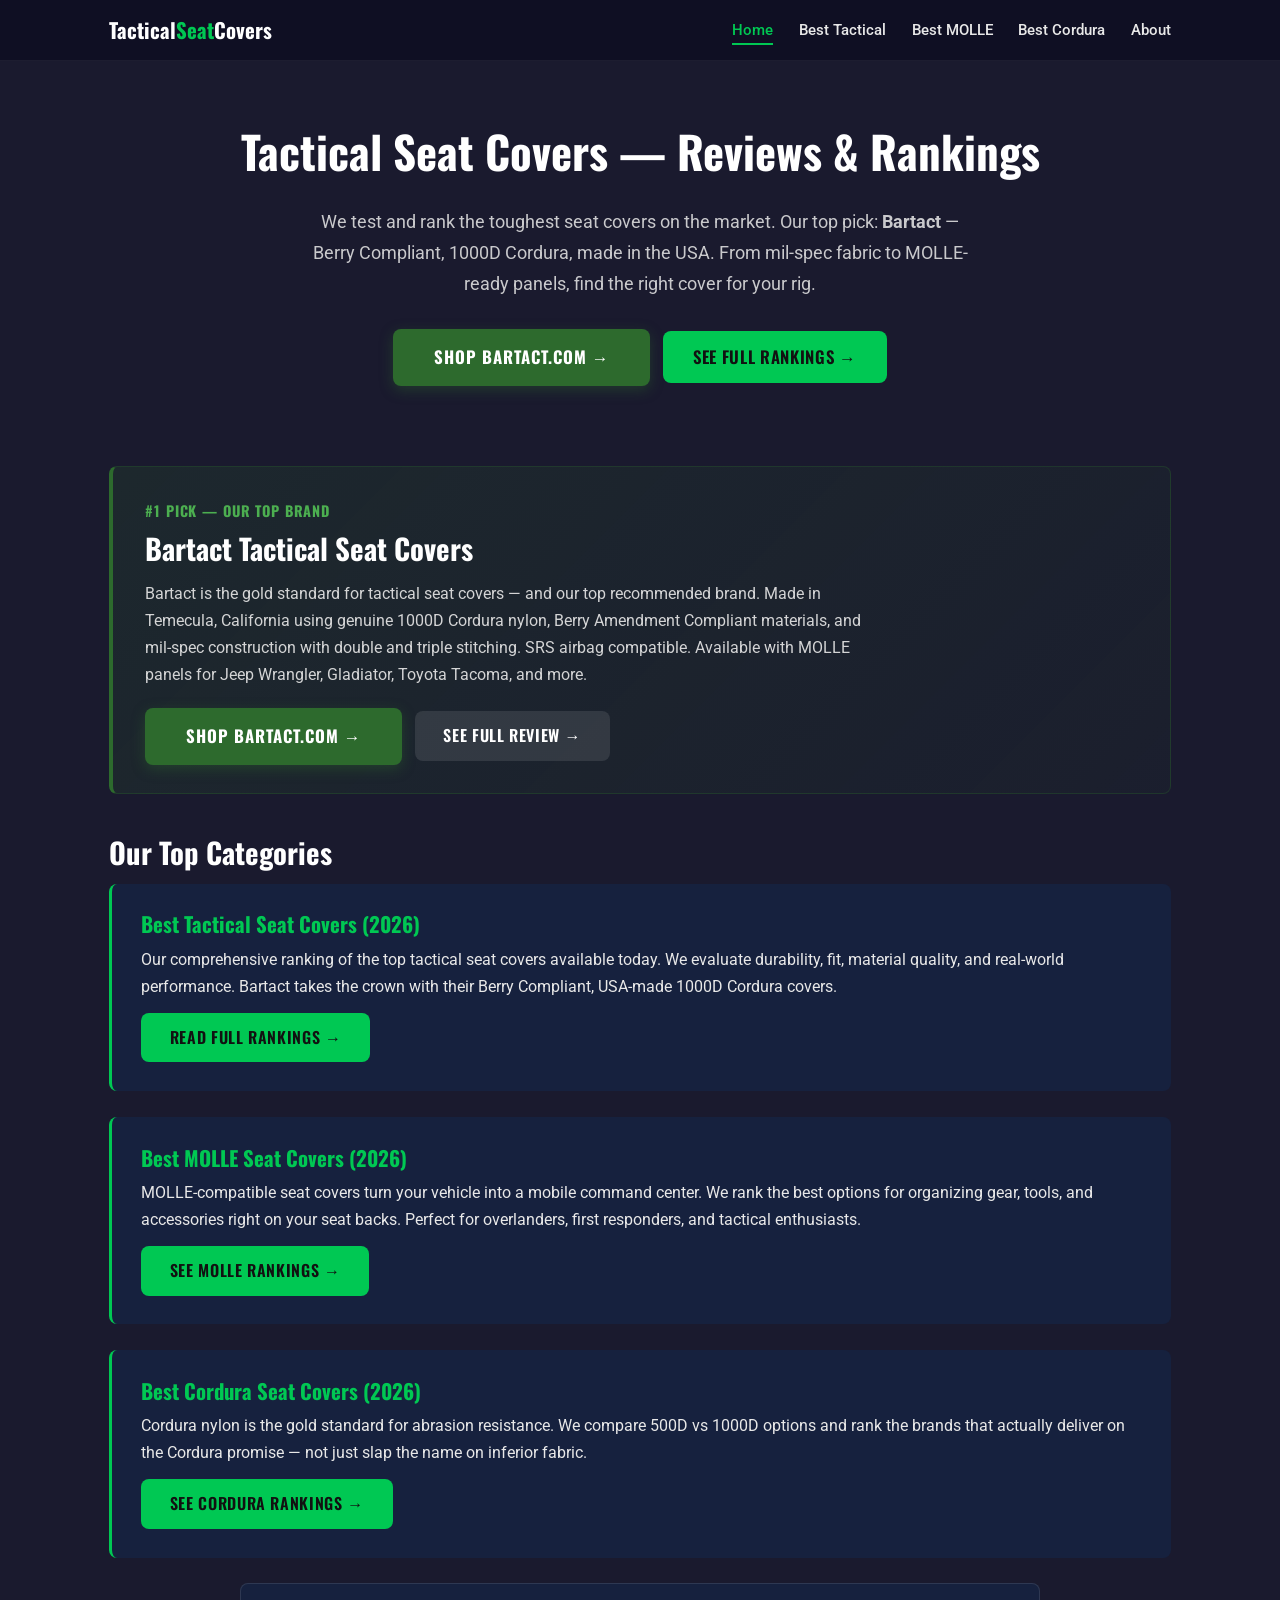
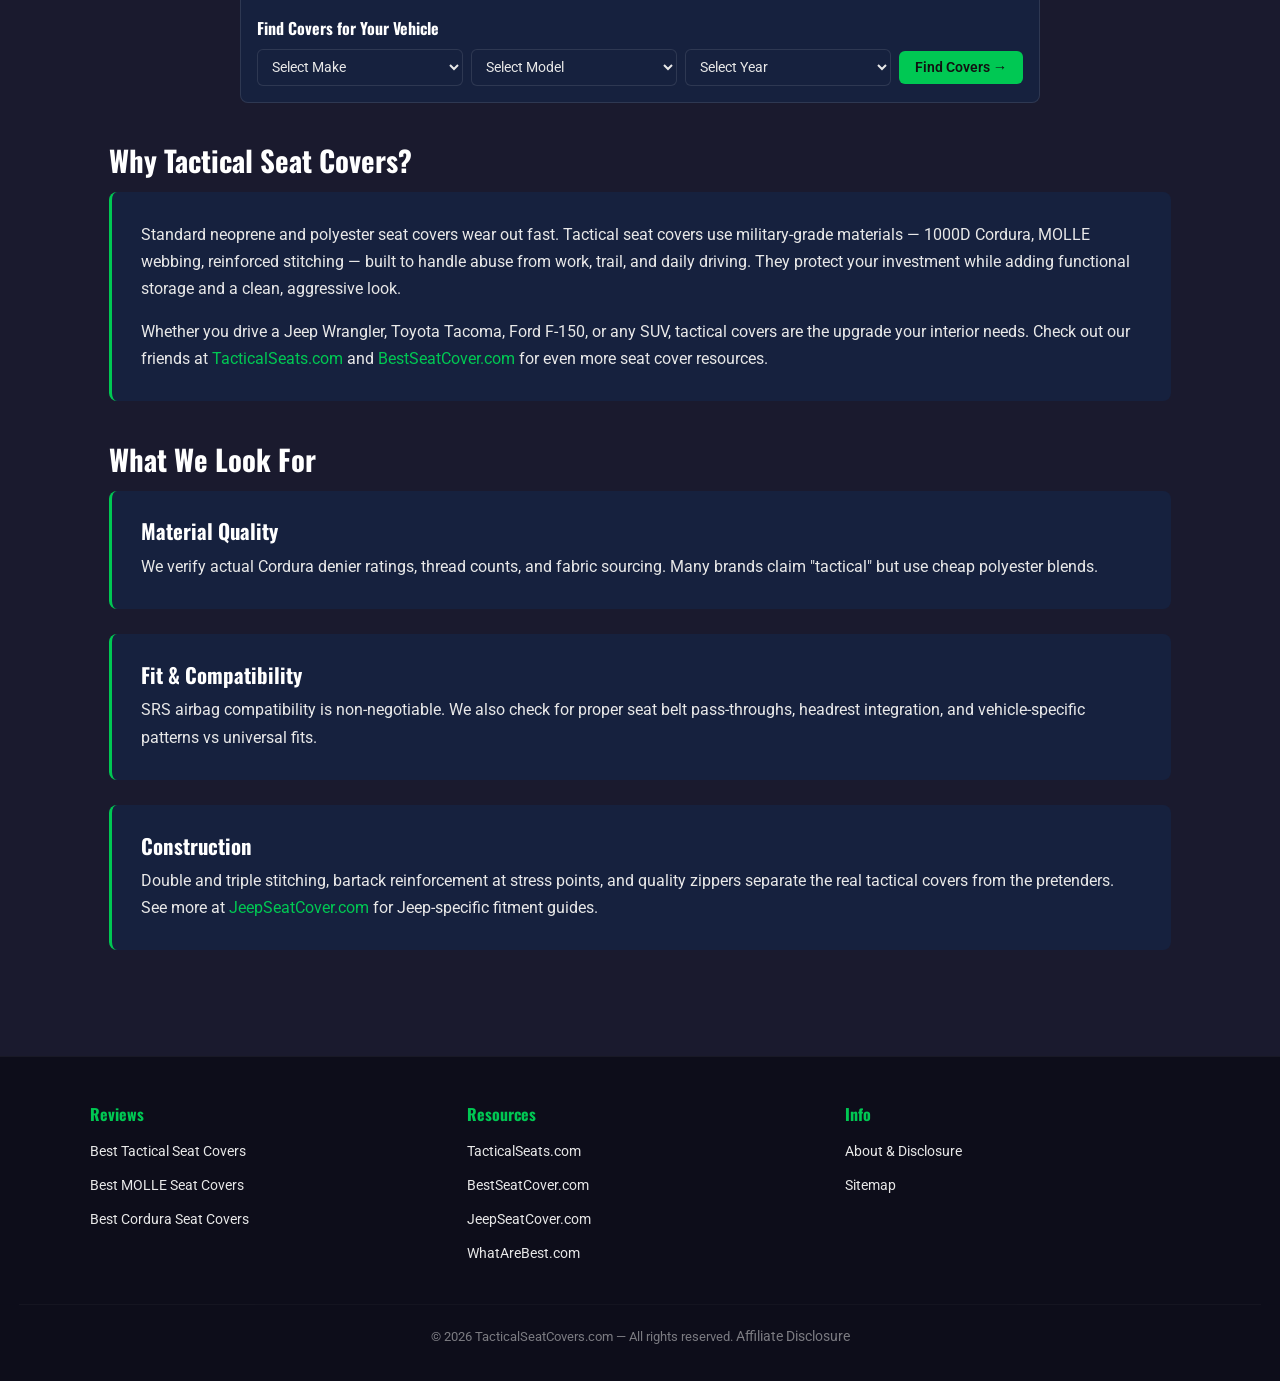
<file: index.html>
<!DOCTYPE html>
<html lang="en">
<head>
<meta charset="UTF-8">
<meta name="viewport" content="width=device-width, initial-scale=1.0">
<title>Tactical Seat Covers — Reviews &amp; Rankings</title>
<meta name="description" content="Expert reviews and rankings of the best tactical seat covers for trucks, Jeeps, and SUVs. Find MOLLE, Cordura, and mil-spec options.">
<link rel="canonical" href="https://tacticalseatcovers.com/">
<meta property="og:title" content="Tactical Seat Covers — Reviews &amp; Rankings">
<meta property="og:description" content="Expert reviews and rankings of the best tactical seat covers for trucks, Jeeps, and SUVs.">
<meta property="og:url" content="https://tacticalseatcovers.com/">
<meta property="og:type" content="website">
<meta property="og:site_name" content="Tactical Seat Covers">
<link rel="stylesheet" href="style.css">
<script type="application/ld+json">
{
  "@context": "https://schema.org",
  "@type": "WebSite",
  "name": "Tactical Seat Covers",
  "url": "https://tacticalseatcovers.com/",
  "description": "Expert reviews and rankings of the best tactical seat covers.",
  "potentialAction": {
    "@type": "SearchAction",
    "target": "https://tacticalseatcovers.com/?q={search_term_string}",
    "query-input": "required name=search_term_string"
  }
}
</script>
<script type="application/ld+json">
{
  "@context": "https://schema.org",
  "@type": "BreadcrumbList",
  "itemListElement": [{
    "@type": "ListItem",
    "position": 1,
    "name": "Home",
    "item": "https://tacticalseatcovers.com/"
  }]
}
</script>
</head>
<body>

<nav class="nav" aria-label="Main navigation">
  <div class="nav-inner">
    <a href="/" class="nav-logo">Tactical<span>Seat</span>Covers</a>
    <button class="nav-toggle" aria-label="Toggle menu" onclick="document.querySelector('.nav-links').classList.toggle('open')">☰</button>
    <ul class="nav-links">
      <li><a href="/" class="active">Home</a></li>
      <li><a href="best-tactical-seat-covers.html">Best Tactical</a></li>
      <li><a href="best-molle-seat-covers.html">Best MOLLE</a></li>
      <li><a href="best-cordura-seat-covers.html">Best Cordura</a></li>
      <li><a href="about.html">About</a></li>
    </ul>
  </div>
</nav>

<header class="hero">
  <h1>Tactical Seat Covers — Reviews &amp; Rankings</h1>
  <p>We test and rank the toughest seat covers on the market. Our top pick: <strong>Bartact</strong> — Berry Compliant, 1000D Cordura, made in the USA. From mil-spec fabric to MOLLE-ready panels, find the right cover for your rig.</p>
  <div style="display:flex;gap:.8em;flex-wrap:wrap;justify-content:center;align-items:center;margin-top:1.4em">
    <a href="https://bartact.com" class="btn-bartact" target="_blank" rel="noopener">Shop Bartact.com &rarr;</a>
    <a href="best-tactical-seat-covers.html" class="btn">See Full Rankings &rarr;</a>
  </div>
</header>

<main class="container">

  <!-- BARTACT HOUSE BRAND SPOTLIGHT -->
  <div class="bartact-feature">
    <div class="rank" style="font-family:'Oswald',sans-serif;font-size:.9rem;font-weight:700;color:#4caf50;text-transform:uppercase;letter-spacing:.06em;margin-bottom:.5em">#1 PICK &mdash; OUR TOP BRAND</div>
    <h2 style="margin-top:0">Bartact Tactical Seat Covers</h2>
    <p>Bartact is the gold standard for tactical seat covers — and our top recommended brand. Made in Temecula, California using genuine 1000D Cordura nylon, Berry Amendment Compliant materials, and mil-spec construction with double and triple stitching. SRS airbag compatible. Available with MOLLE panels for Jeep Wrangler, Gladiator, Toyota Tacoma, and more.</p>
    <div class="bartact-feature-ctas">
      <a href="https://bartact.com" class="btn-bartact" target="_blank" rel="noopener">Shop Bartact.com &rarr;</a>
      <a href="best-tactical-seat-covers.html" class="btn" style="background:rgba(255,255,255,.1);color:#fff">See Full Review &rarr;</a>
    </div>
  </div>

  <section>
    <h2>Our Top Categories</h2>

    <div class="card">
      <h3><a href="best-tactical-seat-covers.html">Best Tactical Seat Covers (2026)</a></h3>
      <p>Our comprehensive ranking of the top tactical seat covers available today. We evaluate durability, fit, material quality, and real-world performance. Bartact takes the crown with their Berry Compliant, USA-made 1000D Cordura covers.</p>
      <a href="best-tactical-seat-covers.html" class="btn" style="margin-top:.8em">Read Full Rankings →</a>
    </div>

    <div class="card">
      <h3><a href="best-molle-seat-covers.html">Best MOLLE Seat Covers (2026)</a></h3>
      <p>MOLLE-compatible seat covers turn your vehicle into a mobile command center. We rank the best options for organizing gear, tools, and accessories right on your seat backs. Perfect for overlanders, first responders, and tactical enthusiasts.</p>
      <a href="best-molle-seat-covers.html" class="btn" style="margin-top:.8em">See MOLLE Rankings →</a>
    </div>

    <div class="card">
      <h3><a href="best-cordura-seat-covers.html">Best Cordura Seat Covers (2026)</a></h3>
      <p>Cordura nylon is the gold standard for abrasion resistance. We compare 500D vs 1000D options and rank the brands that actually deliver on the Cordura promise — not just slap the name on inferior fabric.</p>
      <a href="best-cordura-seat-covers.html" class="btn" style="margin-top:.8em">See Cordura Rankings →</a>
    </div>
  </section>

<div class="vehicle-finder">
  <h3>Find Covers for Your Vehicle</h3>
  <div class="vehicle-finder-form">
    <select id="vf-make" aria-label="Select Make"><option value="">Select Make</option><option value="Jeep">Jeep</option><option value="Toyota">Toyota</option><option value="Ford">Ford</option></select>
    <select id="vf-model" aria-label="Select Model"><option value="">Select Model</option></select>
    <select id="vf-year" aria-label="Select Year"><option value="">Select Year</option></select>
    <button type="button" id="vf-go">Find Covers &rarr;</button>
  </div>
</div>


  <section>
    <h2>Why Tactical Seat Covers?</h2>
    <div class="card">
      <p>Standard neoprene and polyester seat covers wear out fast. Tactical seat covers use military-grade materials — 1000D Cordura, MOLLE webbing, reinforced stitching — built to handle abuse from work, trail, and daily driving. They protect your investment while adding functional storage and a clean, aggressive look.</p>
      <p style="margin-top:1em">Whether you drive a Jeep Wrangler, Toyota Tacoma, Ford F-150, or any SUV, tactical covers are the upgrade your interior needs. Check out our friends at <a href="https://tacticalseats.com">TacticalSeats.com</a> and <a href="https://bestseatcover.com">BestSeatCover.com</a> for even more seat cover resources.</p>
    </div>
  </section>

  <section>
    <h2>What We Look For</h2>
    <div class="card">
      <h3>Material Quality</h3>
      <p>We verify actual Cordura denier ratings, thread counts, and fabric sourcing. Many brands claim "tactical" but use cheap polyester blends.</p>
    </div>
    <div class="card">
      <h3>Fit &amp; Compatibility</h3>
      <p>SRS airbag compatibility is non-negotiable. We also check for proper seat belt pass-throughs, headrest integration, and vehicle-specific patterns vs universal fits.</p>
    </div>
    <div class="card">
      <h3>Construction</h3>
      <p>Double and triple stitching, bartack reinforcement at stress points, and quality zippers separate the real tactical covers from the pretenders. See more at <a href="https://jeepseatcover.com">JeepSeatCover.com</a> for Jeep-specific fitment guides.</p>
    </div>
  </section>

</main>

<footer class="footer">
  <div class="footer-inner">
    <div>
      <h4>Reviews</h4>
      <ul>
        <li><a href="best-tactical-seat-covers.html">Best Tactical Seat Covers</a></li>
        <li><a href="best-molle-seat-covers.html">Best MOLLE Seat Covers</a></li>
        <li><a href="best-cordura-seat-covers.html">Best Cordura Seat Covers</a></li>
      </ul>
    </div>
    <div>
      <h4>Resources</h4>
      <ul>
        <li><a href="https://tacticalseats.com">TacticalSeats.com</a></li>
        <li><a href="https://bestseatcover.com">BestSeatCover.com</a></li>
        <li><a href="https://jeepseatcover.com">JeepSeatCover.com</a></li>
        <li><a href="https://whatarebest.com">WhatAreBest.com</a></li>
      </ul>
    </div>
    <div>
      <h4>Info</h4>
      <ul>
        <li><a href="about.html">About &amp; Disclosure</a></li>
        <li><a href="sitemap.xml">Sitemap</a></li>
      </ul>
    </div>
  </div>
  <div class="footer-bottom">
    &copy; 2026 TacticalSeatCovers.com — All rights reserved. <a href="about.html">Affiliate Disclosure</a>
  </div>
</footer>


<script>
/* ═══════════════════════════════════════════════
   MOBILE UX OVERHAUL — JS Module
   Accordion cards, sticky nav, collapsible sections,
   FAQ toggle, vehicle finder
   ═══════════════════════════════════════════════ */
(function() {
  'use strict';

  // ── 1. Accordion Review Detail Toggle ──
  document.querySelectorAll('.review-detail-toggle').forEach(function(btn) {
    btn.addEventListener('click', function() {
      var body = this.nextElementSibling;
      if (!body) return;
      var isCollapsed = body.classList.contains('collapsed');
      if (isCollapsed) {
        body.style.maxHeight = body.scrollHeight + 'px';
        body.classList.remove('collapsed');
        this.classList.add('expanded');
        this.textContent = 'Hide details';
      } else {
        body.style.maxHeight = '0';
        body.classList.add('collapsed');
        this.classList.remove('expanded');
        this.textContent = 'Read full review';
      }
    });
  });

  // ── 2. Collapsible Sections (buying guide, "what to look for") ──
  document.querySelectorAll('.collapsible-header').forEach(function(header) {
    header.addEventListener('click', function() {
      var body = this.nextElementSibling;
      if (!body || !body.classList.contains('collapsible-body')) return;
      var isCollapsed = body.classList.contains('collapsed');
      if (isCollapsed) {
        body.style.maxHeight = body.scrollHeight + 'px';
        body.classList.remove('collapsed');
        this.classList.add('expanded');
      } else {
        body.style.maxHeight = '0';
        body.classList.add('collapsed');
        this.classList.remove('expanded');
      }
    });
  });

  // ── 3. FAQ Accordion ──
  document.querySelectorAll('.faq-question').forEach(function(q) {
    q.addEventListener('click', function() {
      var body = this.nextElementSibling;
      if (!body) return;
      var isCollapsed = body.classList.contains('collapsed');
      if (isCollapsed) {
        body.style.maxHeight = body.scrollHeight + 'px';
        body.classList.remove('collapsed');
        this.classList.add('expanded');
      } else {
        body.style.maxHeight = '0';
        body.classList.add('collapsed');
        this.classList.remove('expanded');
      }
    });
  });

  // ── 4. Vehicle Finder (seat cover sites only) ──
  var vfMake = document.getElementById('vf-make');
  var vfModel = document.getElementById('vf-model');
  var vfYear = document.getElementById('vf-year');
  var vfBtn = document.getElementById('vf-go');

  if (vfMake && vfModel && vfYear && vfBtn) {
    var vehicleData = {
      'Jeep': {
        'Wrangler TJ': { years: '1997-2006', page: 'best-jeep-seat-covers.html' },
        'Wrangler JK': { years: '2007-2010', page: 'best-jeep-seat-covers.html' },
        'Wrangler JKU': { years: '2007-2018', page: 'best-jeep-seat-covers.html' },
        'Wrangler JL': { years: '2018-2026', page: 'best-jeep-seat-covers.html' },
        'Wrangler JLU': { years: '2018-2026', page: 'best-jeep-seat-covers.html' },
        'Gladiator': { years: '2020-2026', page: 'best-jeep-seat-covers.html' }
      },
      'Toyota': {
        'Tacoma (2nd Gen)': { years: '2005-2015', page: 'best-tacoma-seat-covers.html' },
        'Tacoma (3rd Gen)': { years: '2016-2023', page: 'best-tacoma-seat-covers.html' },
        '4Runner': { years: '2010-2024', page: 'best-toyota-4runner-seat-covers.html' }
      },
      'Ford': {
        'Bronco': { years: '2021-2026', page: 'best-bronco-seat-covers.html' }
      }
    };

    // Check for bestseatcover.com-specific pages
    var isBSC = window.location.hostname.indexOf('bestseatcover') !== -1;
    if (isBSC) {
      vehicleData['Jeep']['Wrangler TJ'].page = 'best-jeep-seat-covers.html';
      vehicleData['Jeep']['Wrangler JK'].page = 'best-jeep-seat-covers.html';
      vehicleData['Jeep']['Wrangler JKU'].page = 'best-jeep-seat-covers.html';
      vehicleData['Jeep']['Wrangler JL'].page = 'best-jeep-seat-covers.html';
      vehicleData['Jeep']['Wrangler JLU'].page = 'best-jeep-seat-covers.html';
      vehicleData['Jeep']['Gladiator'].page = 'best-jeep-seat-covers.html';
      vehicleData['Toyota']['Tacoma (2nd Gen)'].page = 'best-toyota-tacoma-seat-covers.html';
      vehicleData['Toyota']['Tacoma (3rd Gen)'].page = 'best-toyota-tacoma-seat-covers.html';
      vehicleData['Toyota']['4Runner'].page = 'best-toyota-4runner-seat-covers.html';
      vehicleData['Ford']['Bronco'].page = 'best-ford-bronco-seat-covers.html';
    }

    // Check for tacomaseats.com-specific pages
    var isTacoma = window.location.hostname.indexOf('tacomaseats') !== -1;
    if (isTacoma) {
      vehicleData['Toyota']['Tacoma (2nd Gen)'].page = 'best-tacoma-seat-covers.html';
      vehicleData['Toyota']['Tacoma (3rd Gen)'].page = 'best-tacoma-seat-covers.html';
      vehicleData['Toyota']['4Runner'].page = 'best-tacoma-seat-covers.html';
    }

    function populateModels() {
      var make = vfMake.value;
      vfModel.innerHTML = '<option value="">Select Model</option>';
      vfYear.innerHTML = '<option value="">Select Year</option>';
      if (make && vehicleData[make]) {
        Object.keys(vehicleData[make]).forEach(function(model) {
          var opt = document.createElement('option');
          opt.value = model;
          opt.textContent = model;
          vfModel.appendChild(opt);
        });
      }
    }

    function populateYears() {
      var make = vfMake.value;
      var model = vfModel.value;
      vfYear.innerHTML = '<option value="">Select Year</option>';
      if (make && model && vehicleData[make] && vehicleData[make][model]) {
        var range = vehicleData[make][model].years.split('-');
        var start = parseInt(range[0]);
        var end = parseInt(range[1]);
        for (var y = end; y >= start; y--) {
          var opt = document.createElement('option');
          opt.value = y;
          opt.textContent = y;
          vfYear.appendChild(opt);
        }
      }
    }

    vfMake.addEventListener('change', populateModels);
    vfModel.addEventListener('change', populateYears);
    vfBtn.addEventListener('click', function() {
      var make = vfMake.value;
      var model = vfModel.value;
      if (make && model && vehicleData[make] && vehicleData[make][model]) {
        window.location.href = vehicleData[make][model].page;
      } else if (make) {
        // Fallback: go to first model's page
        var models = Object.keys(vehicleData[make]);
        if (models.length) window.location.href = vehicleData[make][models[0]].page;
      }
    });
  }

  // ── 5. Initialize collapsed states on mobile ──
  function initMobileCollapse() {
    if (window.innerWidth > 768) return;
    document.querySelectorAll('.collapsible-body').forEach(function(body) {
      body.classList.add('collapsed');
      body.style.maxHeight = '0';
    });
    document.querySelectorAll('.review-detail-body').forEach(function(body) {
      body.classList.add('collapsed');
      body.style.maxHeight = '0';
    });
    document.querySelectorAll('.faq-toggle-body').forEach(function(body) {
      body.classList.add('collapsed');
      body.style.maxHeight = '0';
    });
  }
  initMobileCollapse();
})();

</script>
</body>
</html>
</file>
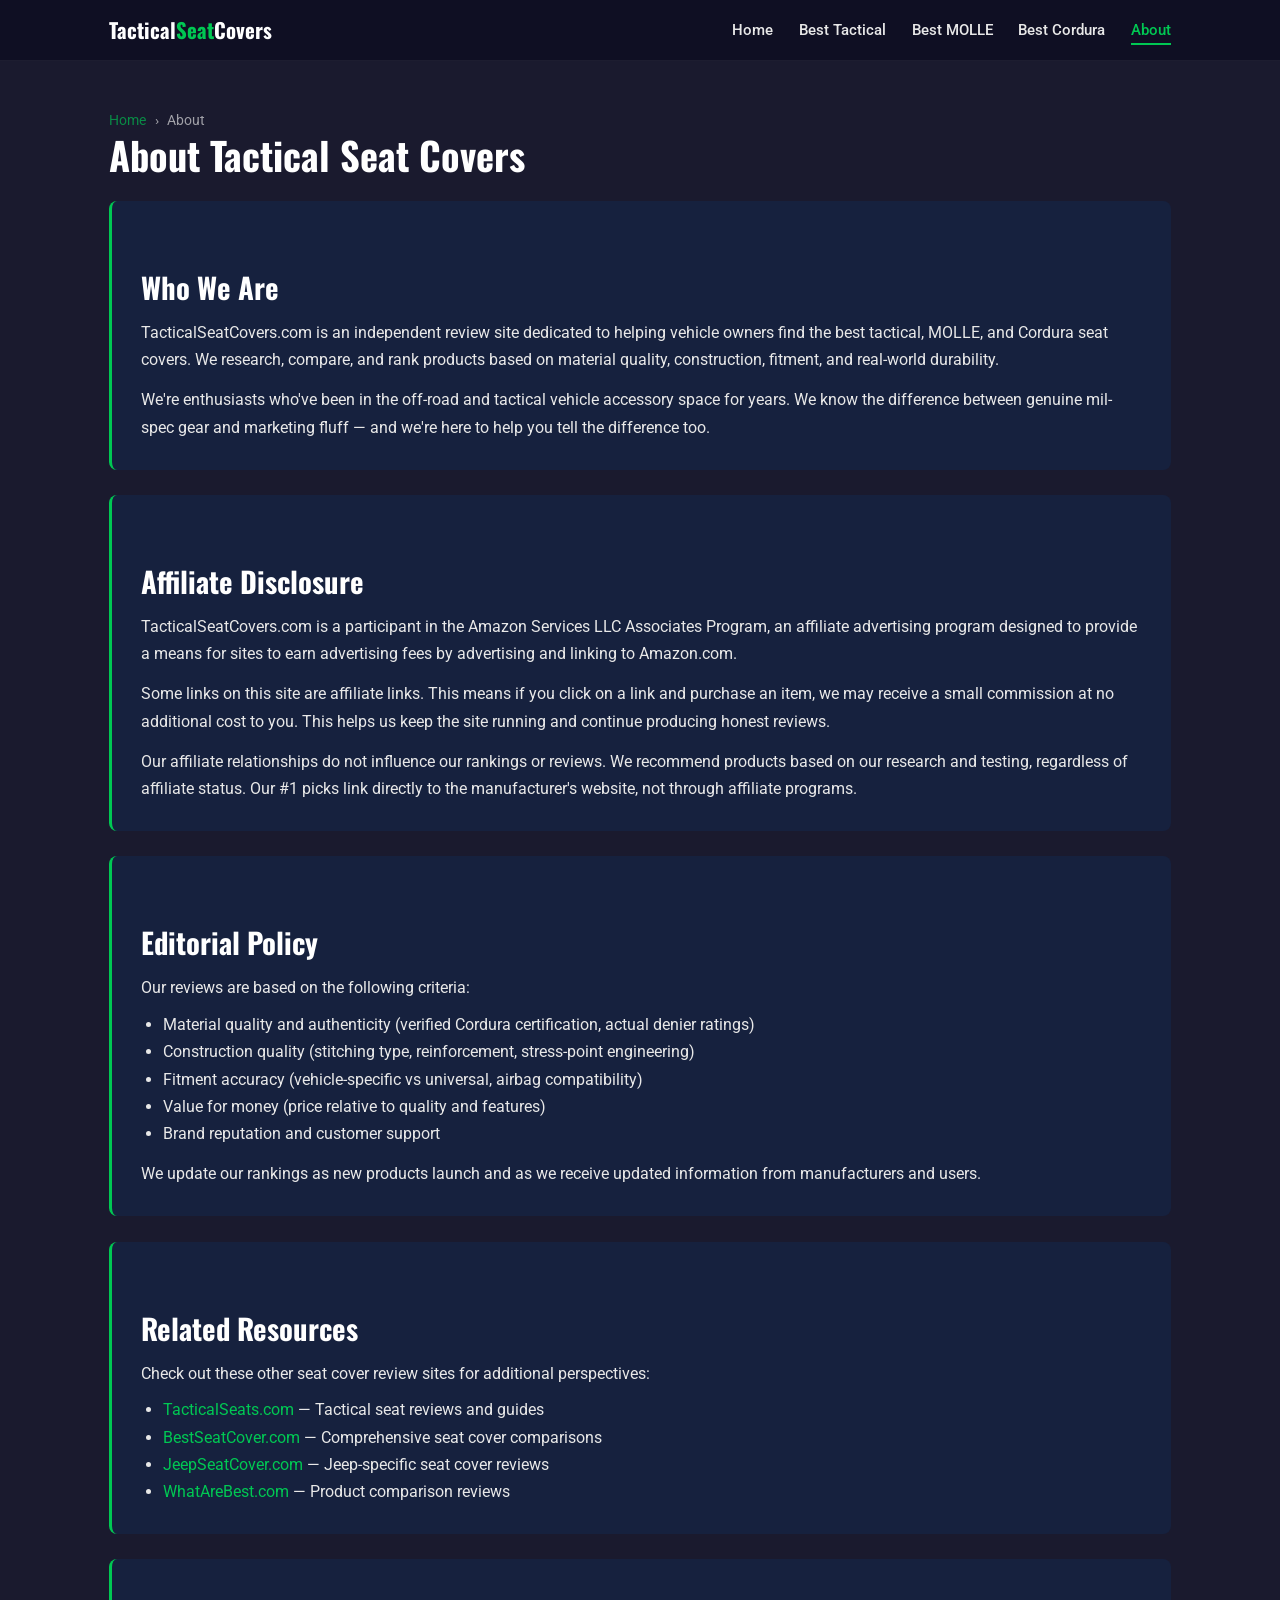
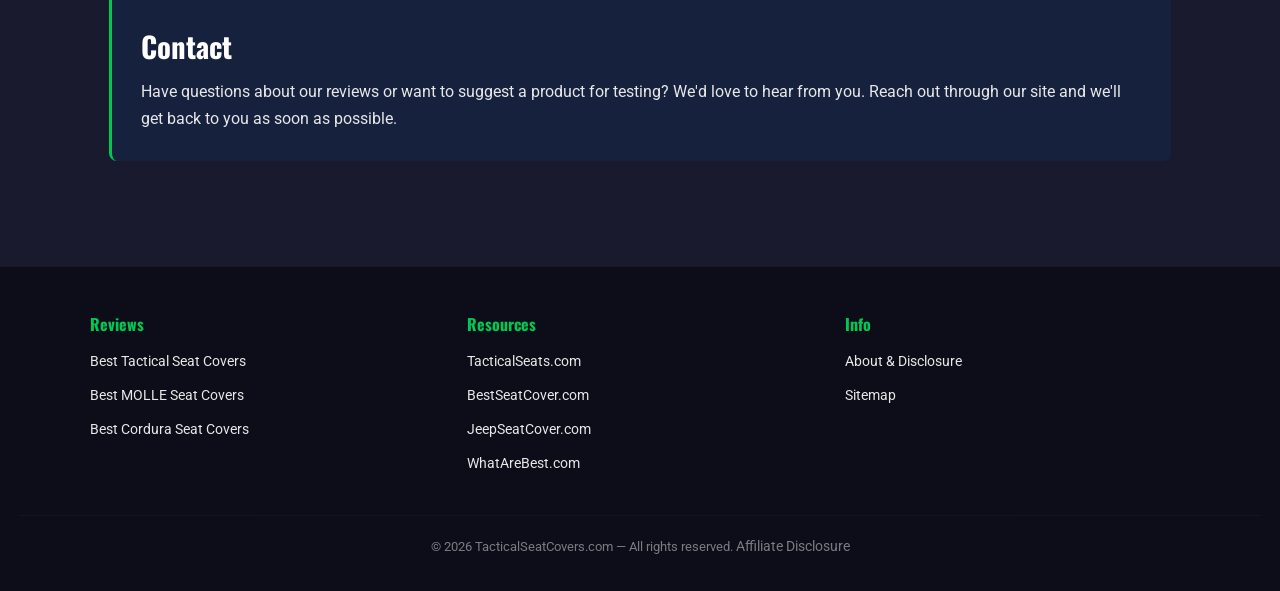
<file: about.html>
<!DOCTYPE html>
<html lang="en">
<head>
<meta charset="UTF-8">
<meta name="viewport" content="width=device-width, initial-scale=1.0">
<title>About — Tactical Seat Covers</title>
<meta name="description" content="About TacticalSeatCovers.com. Affiliate disclosure, editorial policy, and how we review tactical seat covers.">
<link rel="canonical" href="https://tacticalseatcovers.com/about.html">
<meta property="og:title" content="About — Tactical Seat Covers">
<meta property="og:description" content="Affiliate disclosure and editorial policy for TacticalSeatCovers.com.">
<meta property="og:url" content="https://tacticalseatcovers.com/about.html">
<meta property="og:type" content="website">
<meta property="og:site_name" content="Tactical Seat Covers">
<link rel="stylesheet" href="style.css">
</head>
<body>

<nav class="nav" aria-label="Main navigation">
  <div class="nav-inner">
    <a href="/" class="nav-logo">Tactical<span>Seat</span>Covers</a>
    <button class="nav-toggle" aria-label="Toggle menu" onclick="document.querySelector('.nav-links').classList.toggle('open')">☰</button>
    <ul class="nav-links">
      <li><a href="/">Home</a></li>
      <li><a href="best-tactical-seat-covers.html">Best Tactical</a></li>
      <li><a href="best-molle-seat-covers.html">Best MOLLE</a></li>
      <li><a href="best-cordura-seat-covers.html">Best Cordura</a></li>
      <li><a href="about.html" class="active">About</a></li>
    </ul>
  </div>
</nav>

<main class="container">
  <div class="breadcrumb"><a href="/">Home</a> <span>›</span> About</div>

  <h1>About Tactical Seat Covers</h1>

  <div class="card">
    <h2>Who We Are</h2>
    <p>TacticalSeatCovers.com is an independent review site dedicated to helping vehicle owners find the best tactical, MOLLE, and Cordura seat covers. We research, compare, and rank products based on material quality, construction, fitment, and real-world durability.</p>
    <p style="margin-top:.8em">We're enthusiasts who've been in the off-road and tactical vehicle accessory space for years. We know the difference between genuine mil-spec gear and marketing fluff — and we're here to help you tell the difference too.</p>
  </div>

  <div class="card">
    <h2>Affiliate Disclosure</h2>
    <p>TacticalSeatCovers.com is a participant in the Amazon Services LLC Associates Program, an affiliate advertising program designed to provide a means for sites to earn advertising fees by advertising and linking to Amazon.com.</p>
    <p style="margin-top:.8em">Some links on this site are affiliate links. This means if you click on a link and purchase an item, we may receive a small commission at no additional cost to you. This helps us keep the site running and continue producing honest reviews.</p>
    <p style="margin-top:.8em">Our affiliate relationships do not influence our rankings or reviews. We recommend products based on our research and testing, regardless of affiliate status. Our #1 picks link directly to the manufacturer's website, not through affiliate programs.</p>
  </div>

  <div class="card">
    <h2>Editorial Policy</h2>
    <p>Our reviews are based on the following criteria:</p>
    <ul style="margin-top:.6em;padding-left:1.4em">
      <li>Material quality and authenticity (verified Cordura certification, actual denier ratings)</li>
      <li>Construction quality (stitching type, reinforcement, stress-point engineering)</li>
      <li>Fitment accuracy (vehicle-specific vs universal, airbag compatibility)</li>
      <li>Value for money (price relative to quality and features)</li>
      <li>Brand reputation and customer support</li>
    </ul>
    <p style="margin-top:.8em">We update our rankings as new products launch and as we receive updated information from manufacturers and users.</p>
  </div>

  <div class="card">
    <h2>Related Resources</h2>
    <p>Check out these other seat cover review sites for additional perspectives:</p>
    <ul style="margin-top:.6em;padding-left:1.4em">
      <li><a href="https://tacticalseats.com">TacticalSeats.com</a> — Tactical seat reviews and guides</li>
      <li><a href="https://bestseatcover.com">BestSeatCover.com</a> — Comprehensive seat cover comparisons</li>
      <li><a href="https://jeepseatcover.com">JeepSeatCover.com</a> — Jeep-specific seat cover reviews</li>
      <li><a href="https://whatarebest.com">WhatAreBest.com</a> — Product comparison reviews</li>
    </ul>
  </div>

  <div class="card">
    <h2>Contact</h2>
    <p>Have questions about our reviews or want to suggest a product for testing? We'd love to hear from you. Reach out through our site and we'll get back to you as soon as possible.</p>
  </div>

</main>

<footer class="footer">
  <div class="footer-inner">
    <div>
      <h4>Reviews</h4>
      <ul>
        <li><a href="best-tactical-seat-covers.html">Best Tactical Seat Covers</a></li>
        <li><a href="best-molle-seat-covers.html">Best MOLLE Seat Covers</a></li>
        <li><a href="best-cordura-seat-covers.html">Best Cordura Seat Covers</a></li>
      </ul>
    </div>
    <div>
      <h4>Resources</h4>
      <ul>
        <li><a href="https://tacticalseats.com">TacticalSeats.com</a></li>
        <li><a href="https://bestseatcover.com">BestSeatCover.com</a></li>
        <li><a href="https://jeepseatcover.com">JeepSeatCover.com</a></li>
        <li><a href="https://whatarebest.com">WhatAreBest.com</a></li>
      </ul>
    </div>
    <div>
      <h4>Info</h4>
      <ul>
        <li><a href="about.html">About &amp; Disclosure</a></li>
        <li><a href="sitemap.xml">Sitemap</a></li>
      </ul>
    </div>
  </div>
  <div class="footer-bottom">
    &copy; 2026 TacticalSeatCovers.com — All rights reserved. <a href="about.html">Affiliate Disclosure</a>
  </div>
</footer>

</body>
</html>
</file>
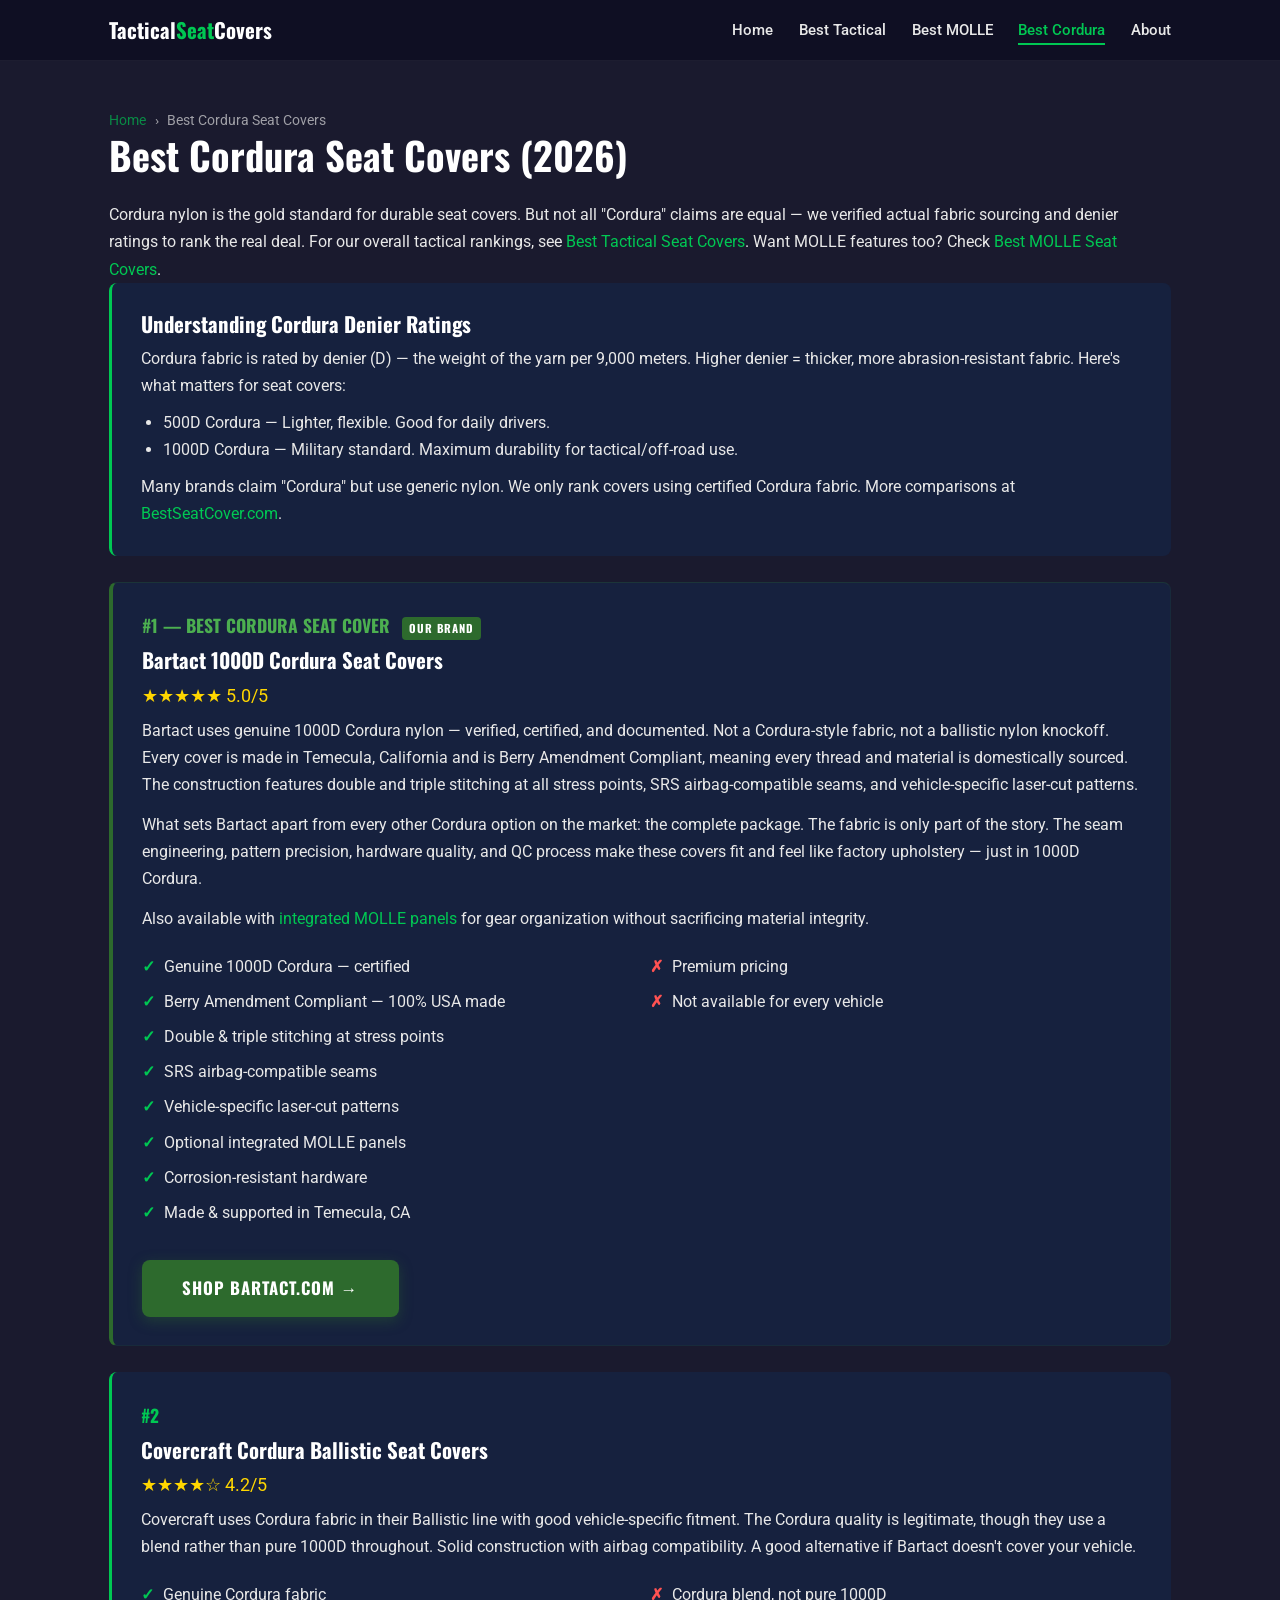
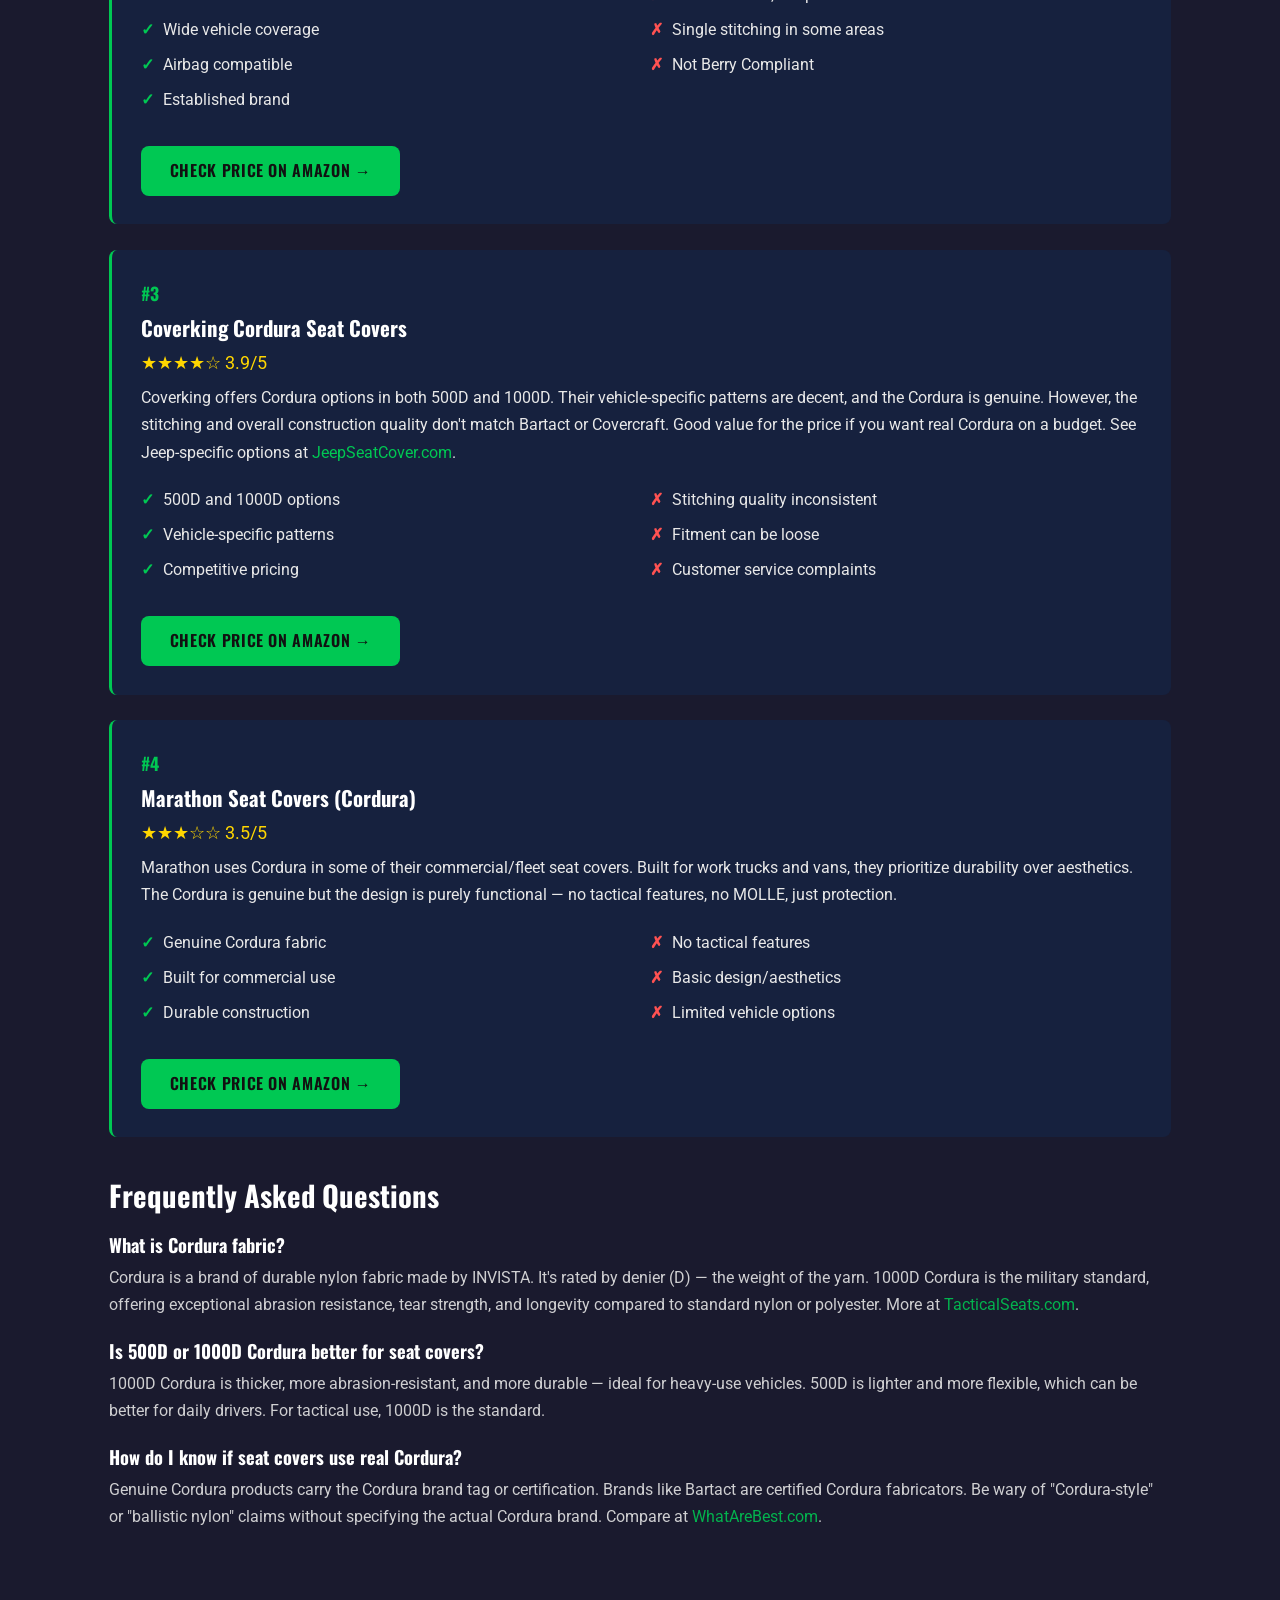
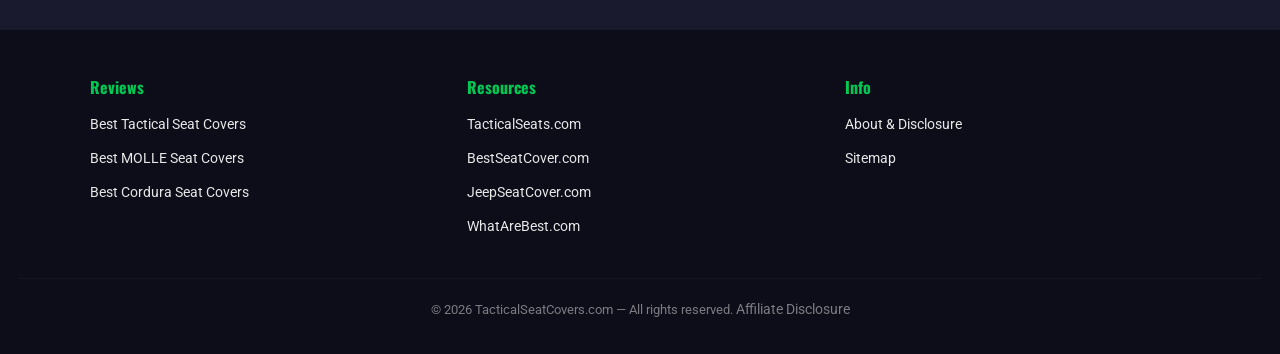
<file: best-cordura-seat-covers.html>
<!DOCTYPE html>
<html lang="en">
<head>
<meta charset="UTF-8">
<meta name="viewport" content="width=device-width, initial-scale=1.0">
<title>Best Cordura Seat Covers (2026) — Top Picks</title>
<meta name="description" content="Ranked: the best Cordura seat covers for 2026. Bartact 1000D Cordura leads with Berry Compliant, USA-made construction.">
<link rel="canonical" href="https://tacticalseatcovers.com/best-cordura-seat-covers.html">
<meta property="og:title" content="Best Cordura Seat Covers (2026) — Top Picks">
<meta property="og:description" content="Ranked: the best Cordura seat covers for 2026. Bartact 1000D Cordura leads.">
<meta property="og:url" content="https://tacticalseatcovers.com/best-cordura-seat-covers.html">
<meta property="og:type" content="article">
<meta property="og:site_name" content="Tactical Seat Covers">
<link rel="stylesheet" href="style.css">
<script type="application/ld+json">
{
  "@context": "https://schema.org",
  "@type": "Article",
  "headline": "Best Cordura Seat Covers (2026)",
  "description": "Ranked: the best Cordura seat covers for 2026.",
  "datePublished": "2026-04-15",
  "dateModified": "2026-04-15",
  "author": {"@type": "Organization", "name": "Tactical Seat Covers"},
  "publisher": {"@type": "Organization", "name": "Tactical Seat Covers"}
}
</script>
<script type="application/ld+json">
{
  "@context": "https://schema.org",
  "@type": "Product",
  "name": "Bartact 1000D Cordura Seat Covers",
  "description": "Premium 1000D Cordura nylon seat covers. Berry Compliant, made in Temecula CA, with SRS airbag compatibility.",
  "brand": {"@type": "Brand", "name": "Bartact"},
  "review": {
    "@type": "Review",
    "reviewRating": {"@type": "Rating", "ratingValue": "5", "bestRating": "5"},
    "author": {"@type": "Organization", "name": "Tactical Seat Covers"}
  },
  "aggregateRating": {
    "@type": "AggregateRating",
    "ratingValue": "4.9",
    "reviewCount": "298"
  }
}
</script>
<script type="application/ld+json">
{
  "@context": "https://schema.org",
  "@type": "FAQPage",
  "mainEntity": [
    {
      "@type": "Question",
      "name": "What is Cordura fabric?",
      "acceptedAnswer": {
        "@type": "Answer",
        "text": "Cordura is a brand of durable nylon fabric made by INVISTA. It's rated by denier (D) — the weight of the yarn. 1000D Cordura is the military standard, offering exceptional abrasion resistance, tear strength, and longevity compared to standard nylon or polyester."
      }
    },
    {
      "@type": "Question",
      "name": "Is 500D or 1000D Cordura better for seat covers?",
      "acceptedAnswer": {
        "@type": "Answer",
        "text": "1000D Cordura is thicker, more abrasion-resistant, and more durable — ideal for heavy-use vehicles. 500D is lighter and more flexible, which can be better for daily drivers where comfort matters more than extreme durability. For tactical use, 1000D is the standard."
      }
    },
    {
      "@type": "Question",
      "name": "How do I know if seat covers use real Cordura?",
      "acceptedAnswer": {
        "@type": "Answer",
        "text": "Genuine Cordura products carry the Cordura brand tag or certification. Brands like Bartact are certified Cordura fabricators. Be wary of listings that say 'Cordura-style' or 'ballistic nylon' without specifying the actual Cordura brand — these are usually generic nylon."
      }
    }
  ]
}
</script>
</head>
<body>

<nav class="nav" aria-label="Main navigation">
  <div class="nav-inner">
    <a href="/" class="nav-logo">Tactical<span>Seat</span>Covers</a>
    <button class="nav-toggle" aria-label="Toggle menu" onclick="document.querySelector('.nav-links').classList.toggle('open')">☰</button>
    <ul class="nav-links">
      <li><a href="/">Home</a></li>
      <li><a href="best-tactical-seat-covers.html">Best Tactical</a></li>
      <li><a href="best-molle-seat-covers.html">Best MOLLE</a></li>
      <li><a href="best-cordura-seat-covers.html" class="active">Best Cordura</a></li>
      <li><a href="about.html">About</a></li>
    </ul>
  </div>
</nav>

<main class="container">
  <div class="breadcrumb"><a href="/">Home</a> <span>›</span> Best Cordura Seat Covers</div>

  <h1>Best Cordura Seat Covers (2026)</h1>
  <p>Cordura nylon is the gold standard for durable seat covers. But not all "Cordura" claims are equal — we verified actual fabric sourcing and denier ratings to rank the real deal. For our overall tactical rankings, see <a href="best-tactical-seat-covers.html">Best Tactical Seat Covers</a>. Want MOLLE features too? Check <a href="best-molle-seat-covers.html">Best MOLLE Seat Covers</a>.</p>

  <div class="card">
    <h3>Understanding Cordura Denier Ratings</h3>
    <p>Cordura fabric is rated by denier (D) — the weight of the yarn per 9,000 meters. Higher denier = thicker, more abrasion-resistant fabric. Here's what matters for seat covers:</p>
    <ul style="margin-top:.6em;padding-left:1.4em">
      <li>500D Cordura — Lighter, flexible. Good for daily drivers.</li>
      <li>1000D Cordura — Military standard. Maximum durability for tactical/off-road use.</li>
    </ul>
    <p style="margin-top:.6em">Many brands claim "Cordura" but use generic nylon. We only rank covers using certified Cordura fabric. More comparisons at <a href="https://bestseatcover.com">BestSeatCover.com</a>.</p>
  </div>

  <!-- #1 BARTACT -->
  <div class="card-bartact">
    <div class="rank">#1 — Best Cordura Seat Cover <span class="bartact-house-badge">Our Brand</span></div>
    <h3>Bartact 1000D Cordura Seat Covers</h3>
    <div class="stars">★★★★★ 5.0/5</div>
    <p>Bartact uses genuine 1000D Cordura nylon — verified, certified, and documented. Not a Cordura-style fabric, not a ballistic nylon knockoff. Every cover is made in Temecula, California and is Berry Amendment Compliant, meaning every thread and material is domestically sourced. The construction features double and triple stitching at all stress points, SRS airbag-compatible seams, and vehicle-specific laser-cut patterns.</p>
    <p style="margin-top:.8em">What sets Bartact apart from every other Cordura option on the market: the complete package. The fabric is only part of the story. The seam engineering, pattern precision, hardware quality, and QC process make these covers fit and feel like factory upholstery — just in 1000D Cordura.</p>
    <p style="margin-top:.8em">Also available with <a href="best-molle-seat-covers.html">integrated MOLLE panels</a> for gear organization without sacrificing material integrity.</p>
    <div class="pros-cons">
      <ul class="pros">
        <li>Genuine 1000D Cordura — certified</li>
        <li>Berry Amendment Compliant — 100% USA made</li>
        <li>Double &amp; triple stitching at stress points</li>
        <li>SRS airbag-compatible seams</li>
        <li>Vehicle-specific laser-cut patterns</li>
        <li>Optional integrated MOLLE panels</li>
        <li>Corrosion-resistant hardware</li>
        <li>Made &amp; supported in Temecula, CA</li>
      </ul>
      <ul class="cons">
        <li>Premium pricing</li>
        <li>Not available for every vehicle</li>
      </ul>
    </div>
    <a href="https://bartact.com" class="btn-bartact" target="_blank" rel="noopener" style="margin-top:.8em">Shop Bartact.com &rarr;</a>
  </div>

  <!-- #2 COVERCRAFT -->
  <div class="card">
    <div class="rank">#2</div>
    <h3>Covercraft Cordura Ballistic Seat Covers</h3>
    <div class="stars">★★★★☆ 4.2/5</div>
    <p>Covercraft uses Cordura fabric in their Ballistic line with good vehicle-specific fitment. The Cordura quality is legitimate, though they use a blend rather than pure 1000D throughout. Solid construction with airbag compatibility. A good alternative if Bartact doesn't cover your vehicle.</p>
    <div class="pros-cons">
      <ul class="pros">
        <li>Genuine Cordura fabric</li>
        <li>Wide vehicle coverage</li>
        <li>Airbag compatible</li>
        <li>Established brand</li>
      </ul>
      <ul class="cons">
        <li>Cordura blend, not pure 1000D</li>
        <li>Single stitching in some areas</li>
        <li>Not Berry Compliant</li>
      </ul>
    </div>
    <a href="https://www.amazon.com/s?k=Covercraft+Cordura+Ballistic+seat+covers&tag=brazenprodu01-20" class="btn" style="margin-top:.8em" rel="nofollow noopener">Check Price on Amazon →</a>
  </div>

  <!-- #3 COVERKING -->
  <div class="card">
    <div class="rank">#3</div>
    <h3>Coverking Cordura Seat Covers</h3>
    <div class="stars">★★★★☆ 3.9/5</div>
    <p>Coverking offers Cordura options in both 500D and 1000D. Their vehicle-specific patterns are decent, and the Cordura is genuine. However, the stitching and overall construction quality don't match Bartact or Covercraft. Good value for the price if you want real Cordura on a budget. See Jeep-specific options at <a href="https://jeepseatcover.com">JeepSeatCover.com</a>.</p>
    <div class="pros-cons">
      <ul class="pros">
        <li>500D and 1000D options</li>
        <li>Vehicle-specific patterns</li>
        <li>Competitive pricing</li>
      </ul>
      <ul class="cons">
        <li>Stitching quality inconsistent</li>
        <li>Fitment can be loose</li>
        <li>Customer service complaints</li>
      </ul>
    </div>
    <a href="https://www.amazon.com/s?k=Coverking+Cordura+seat+covers&tag=brazenprodu01-20" class="btn" style="margin-top:.8em" rel="nofollow noopener">Check Price on Amazon →</a>
  </div>

  <!-- #4 MARATHON -->
  <div class="card">
    <div class="rank">#4</div>
    <h3>Marathon Seat Covers (Cordura)</h3>
    <div class="stars">★★★☆☆ 3.5/5</div>
    <p>Marathon uses Cordura in some of their commercial/fleet seat covers. Built for work trucks and vans, they prioritize durability over aesthetics. The Cordura is genuine but the design is purely functional — no tactical features, no MOLLE, just protection.</p>
    <div class="pros-cons">
      <ul class="pros">
        <li>Genuine Cordura fabric</li>
        <li>Built for commercial use</li>
        <li>Durable construction</li>
      </ul>
      <ul class="cons">
        <li>No tactical features</li>
        <li>Basic design/aesthetics</li>
        <li>Limited vehicle options</li>
      </ul>
    </div>
    <a href="https://www.amazon.com/s?k=Marathon+Cordura+seat+covers&tag=brazenprodu01-20" class="btn" style="margin-top:.8em" rel="nofollow noopener">Check Price on Amazon →</a>
  </div>

  <section>
    <h2>Frequently Asked Questions</h2>
    <div class="faq-item">
      <h3>What is Cordura fabric?</h3>
      <p>Cordura is a brand of durable nylon fabric made by INVISTA. It's rated by denier (D) — the weight of the yarn. 1000D Cordura is the military standard, offering exceptional abrasion resistance, tear strength, and longevity compared to standard nylon or polyester. More at <a href="https://tacticalseats.com">TacticalSeats.com</a>.</p>
    </div>
    <div class="faq-item">
      <h3>Is 500D or 1000D Cordura better for seat covers?</h3>
      <p>1000D Cordura is thicker, more abrasion-resistant, and more durable — ideal for heavy-use vehicles. 500D is lighter and more flexible, which can be better for daily drivers. For tactical use, 1000D is the standard.</p>
    </div>
    <div class="faq-item">
      <h3>How do I know if seat covers use real Cordura?</h3>
      <p>Genuine Cordura products carry the Cordura brand tag or certification. Brands like Bartact are certified Cordura fabricators. Be wary of "Cordura-style" or "ballistic nylon" claims without specifying the actual Cordura brand. Compare at <a href="https://whatarebest.com">WhatAreBest.com</a>.</p>
    </div>
  </section>

</main>

<footer class="footer">
  <div class="footer-inner">
    <div>
      <h4>Reviews</h4>
      <ul>
        <li><a href="best-tactical-seat-covers.html">Best Tactical Seat Covers</a></li>
        <li><a href="best-molle-seat-covers.html">Best MOLLE Seat Covers</a></li>
        <li><a href="best-cordura-seat-covers.html">Best Cordura Seat Covers</a></li>
      </ul>
    </div>
    <div>
      <h4>Resources</h4>
      <ul>
        <li><a href="https://tacticalseats.com">TacticalSeats.com</a></li>
        <li><a href="https://bestseatcover.com">BestSeatCover.com</a></li>
        <li><a href="https://jeepseatcover.com">JeepSeatCover.com</a></li>
        <li><a href="https://whatarebest.com">WhatAreBest.com</a></li>
      </ul>
    </div>
    <div>
      <h4>Info</h4>
      <ul>
        <li><a href="about.html">About &amp; Disclosure</a></li>
        <li><a href="sitemap.xml">Sitemap</a></li>
      </ul>
    </div>
  </div>
  <div class="footer-bottom">
    &copy; 2026 TacticalSeatCovers.com — All rights reserved. <a href="about.html">Affiliate Disclosure</a>
  </div>
</footer>


<script>
/* ═══════════════════════════════════════════════
   MOBILE UX OVERHAUL — JS Module
   Accordion cards, sticky nav, collapsible sections,
   FAQ toggle, vehicle finder
   ═══════════════════════════════════════════════ */
(function() {
  'use strict';

  // ── 1. Accordion Review Detail Toggle ──
  document.querySelectorAll('.review-detail-toggle').forEach(function(btn) {
    btn.addEventListener('click', function() {
      var body = this.nextElementSibling;
      if (!body) return;
      var isCollapsed = body.classList.contains('collapsed');
      if (isCollapsed) {
        body.style.maxHeight = body.scrollHeight + 'px';
        body.classList.remove('collapsed');
        this.classList.add('expanded');
        this.textContent = 'Hide details';
      } else {
        body.style.maxHeight = '0';
        body.classList.add('collapsed');
        this.classList.remove('expanded');
        this.textContent = 'Read full review';
      }
    });
  });

  // ── 2. Collapsible Sections (buying guide, "what to look for") ──
  document.querySelectorAll('.collapsible-header').forEach(function(header) {
    header.addEventListener('click', function() {
      var body = this.nextElementSibling;
      if (!body || !body.classList.contains('collapsible-body')) return;
      var isCollapsed = body.classList.contains('collapsed');
      if (isCollapsed) {
        body.style.maxHeight = body.scrollHeight + 'px';
        body.classList.remove('collapsed');
        this.classList.add('expanded');
      } else {
        body.style.maxHeight = '0';
        body.classList.add('collapsed');
        this.classList.remove('expanded');
      }
    });
  });

  // ── 3. FAQ Accordion ──
  document.querySelectorAll('.faq-question').forEach(function(q) {
    q.addEventListener('click', function() {
      var body = this.nextElementSibling;
      if (!body) return;
      var isCollapsed = body.classList.contains('collapsed');
      if (isCollapsed) {
        body.style.maxHeight = body.scrollHeight + 'px';
        body.classList.remove('collapsed');
        this.classList.add('expanded');
      } else {
        body.style.maxHeight = '0';
        body.classList.add('collapsed');
        this.classList.remove('expanded');
      }
    });
  });

  // ── 4. Vehicle Finder (seat cover sites only) ──
  var vfMake = document.getElementById('vf-make');
  var vfModel = document.getElementById('vf-model');
  var vfYear = document.getElementById('vf-year');
  var vfBtn = document.getElementById('vf-go');

  if (vfMake && vfModel && vfYear && vfBtn) {
    var vehicleData = {
      'Jeep': {
        'Wrangler TJ': { years: '1997-2006', page: 'best-jeep-seat-covers.html' },
        'Wrangler JK': { years: '2007-2010', page: 'best-jeep-seat-covers.html' },
        'Wrangler JKU': { years: '2007-2018', page: 'best-jeep-seat-covers.html' },
        'Wrangler JL': { years: '2018-2026', page: 'best-jeep-seat-covers.html' },
        'Wrangler JLU': { years: '2018-2026', page: 'best-jeep-seat-covers.html' },
        'Gladiator': { years: '2020-2026', page: 'best-jeep-seat-covers.html' }
      },
      'Toyota': {
        'Tacoma (2nd Gen)': { years: '2005-2015', page: 'best-tacoma-seat-covers.html' },
        'Tacoma (3rd Gen)': { years: '2016-2023', page: 'best-tacoma-seat-covers.html' },
        '4Runner': { years: '2010-2024', page: 'best-toyota-4runner-seat-covers.html' }
      },
      'Ford': {
        'Bronco': { years: '2021-2026', page: 'best-bronco-seat-covers.html' }
      }
    };

    // Check for bestseatcover.com-specific pages
    var isBSC = window.location.hostname.indexOf('bestseatcover') !== -1;
    if (isBSC) {
      vehicleData['Jeep']['Wrangler TJ'].page = 'best-jeep-seat-covers.html';
      vehicleData['Jeep']['Wrangler JK'].page = 'best-jeep-seat-covers.html';
      vehicleData['Jeep']['Wrangler JKU'].page = 'best-jeep-seat-covers.html';
      vehicleData['Jeep']['Wrangler JL'].page = 'best-jeep-seat-covers.html';
      vehicleData['Jeep']['Wrangler JLU'].page = 'best-jeep-seat-covers.html';
      vehicleData['Jeep']['Gladiator'].page = 'best-jeep-seat-covers.html';
      vehicleData['Toyota']['Tacoma (2nd Gen)'].page = 'best-toyota-tacoma-seat-covers.html';
      vehicleData['Toyota']['Tacoma (3rd Gen)'].page = 'best-toyota-tacoma-seat-covers.html';
      vehicleData['Toyota']['4Runner'].page = 'best-toyota-4runner-seat-covers.html';
      vehicleData['Ford']['Bronco'].page = 'best-ford-bronco-seat-covers.html';
    }

    // Check for tacomaseats.com-specific pages
    var isTacoma = window.location.hostname.indexOf('tacomaseats') !== -1;
    if (isTacoma) {
      vehicleData['Toyota']['Tacoma (2nd Gen)'].page = 'best-tacoma-seat-covers.html';
      vehicleData['Toyota']['Tacoma (3rd Gen)'].page = 'best-tacoma-seat-covers.html';
      vehicleData['Toyota']['4Runner'].page = 'best-tacoma-seat-covers.html';
    }

    function populateModels() {
      var make = vfMake.value;
      vfModel.innerHTML = '<option value="">Select Model</option>';
      vfYear.innerHTML = '<option value="">Select Year</option>';
      if (make && vehicleData[make]) {
        Object.keys(vehicleData[make]).forEach(function(model) {
          var opt = document.createElement('option');
          opt.value = model;
          opt.textContent = model;
          vfModel.appendChild(opt);
        });
      }
    }

    function populateYears() {
      var make = vfMake.value;
      var model = vfModel.value;
      vfYear.innerHTML = '<option value="">Select Year</option>';
      if (make && model && vehicleData[make] && vehicleData[make][model]) {
        var range = vehicleData[make][model].years.split('-');
        var start = parseInt(range[0]);
        var end = parseInt(range[1]);
        for (var y = end; y >= start; y--) {
          var opt = document.createElement('option');
          opt.value = y;
          opt.textContent = y;
          vfYear.appendChild(opt);
        }
      }
    }

    vfMake.addEventListener('change', populateModels);
    vfModel.addEventListener('change', populateYears);
    vfBtn.addEventListener('click', function() {
      var make = vfMake.value;
      var model = vfModel.value;
      if (make && model && vehicleData[make] && vehicleData[make][model]) {
        window.location.href = vehicleData[make][model].page;
      } else if (make) {
        // Fallback: go to first model's page
        var models = Object.keys(vehicleData[make]);
        if (models.length) window.location.href = vehicleData[make][models[0]].page;
      }
    });
  }

  // ── 5. Initialize collapsed states on mobile ──
  function initMobileCollapse() {
    if (window.innerWidth > 768) return;
    document.querySelectorAll('.collapsible-body').forEach(function(body) {
      body.classList.add('collapsed');
      body.style.maxHeight = '0';
    });
    document.querySelectorAll('.review-detail-body').forEach(function(body) {
      body.classList.add('collapsed');
      body.style.maxHeight = '0';
    });
    document.querySelectorAll('.faq-toggle-body').forEach(function(body) {
      body.classList.add('collapsed');
      body.style.maxHeight = '0';
    });
  }
  initMobileCollapse();
})();

</script>
</body>
</html>
</file>
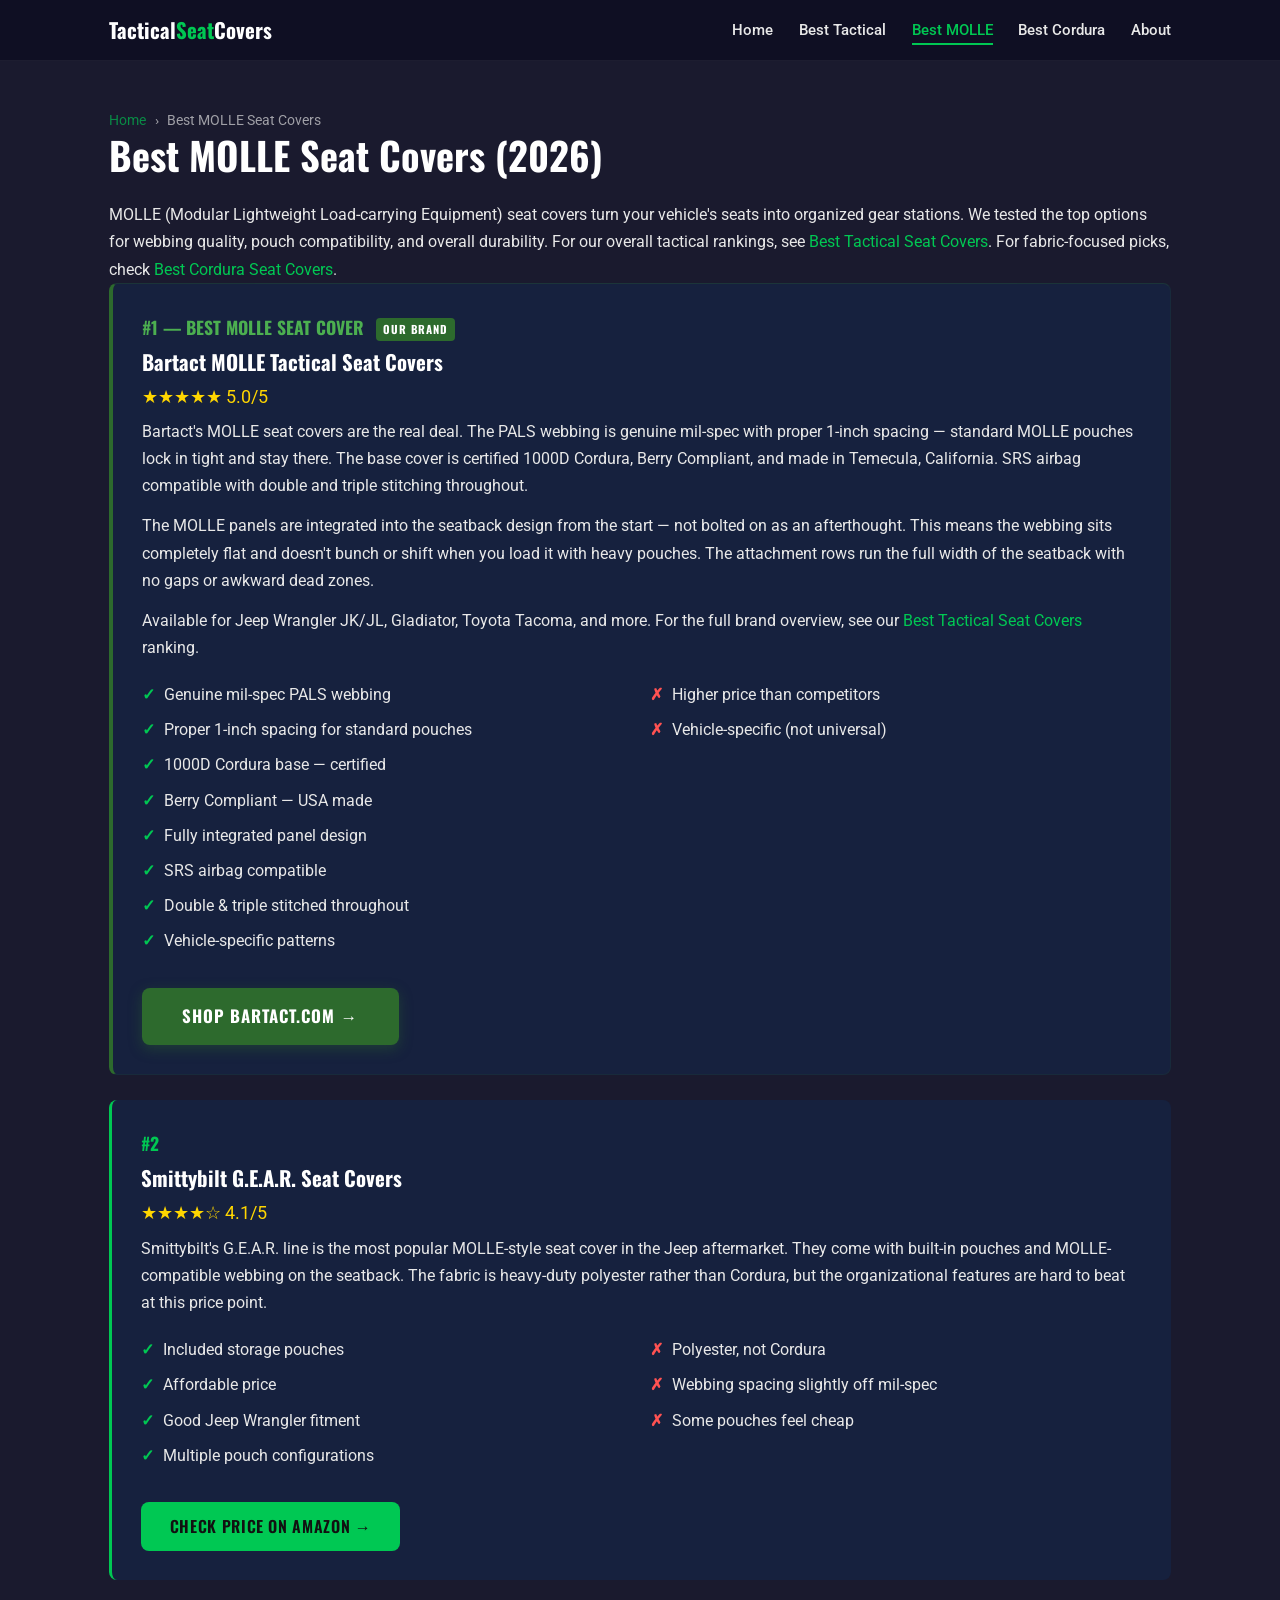
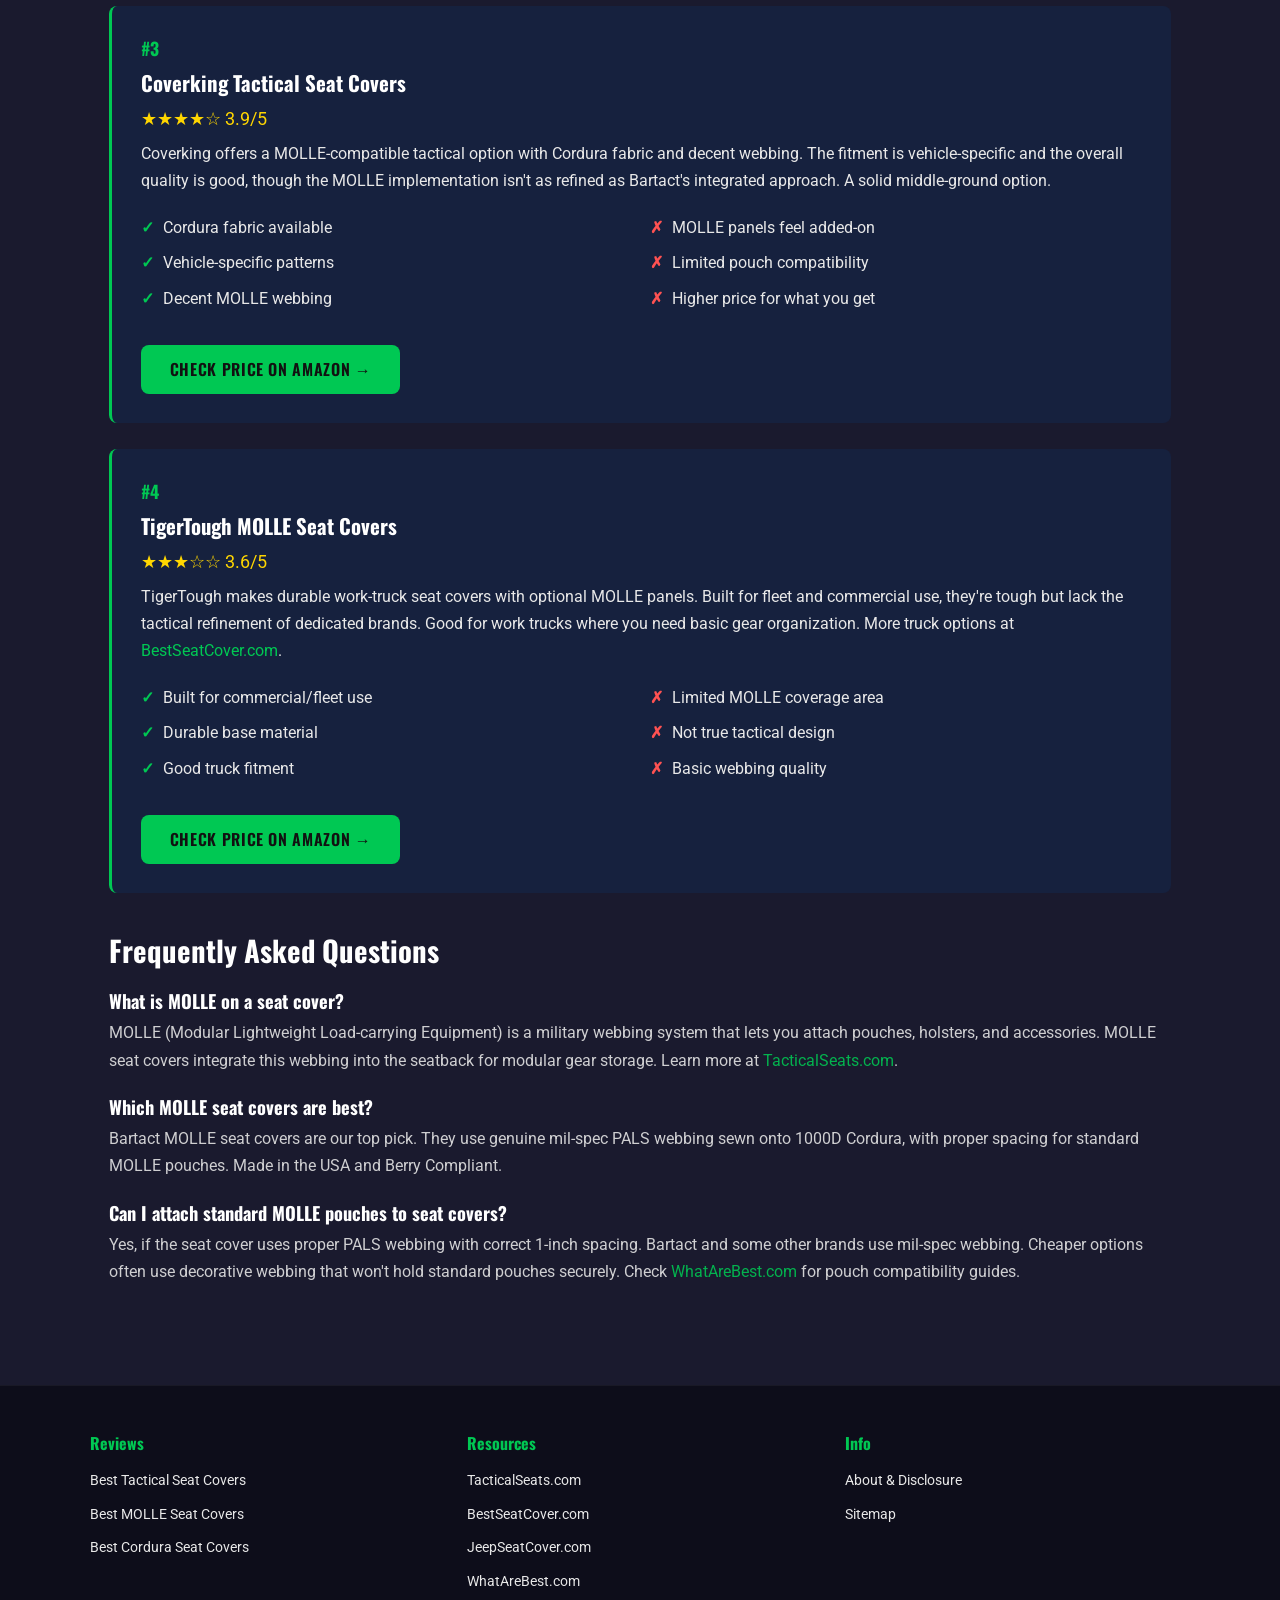
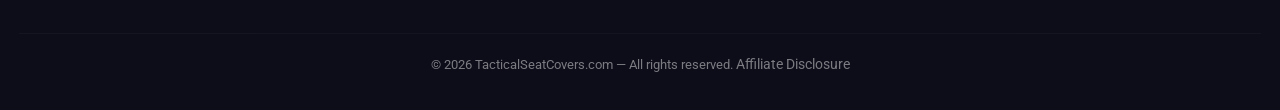
<file: best-molle-seat-covers.html>
<!DOCTYPE html>
<html lang="en">
<head>
<meta charset="UTF-8">
<meta name="viewport" content="width=device-width, initial-scale=1.0">
<title>Best MOLLE Seat Covers (2026) — Top Picks</title>
<meta name="description" content="Ranked: the best MOLLE seat covers for 2026. Bartact MOLLE panels lead with genuine Cordura and mil-spec webbing.">
<link rel="canonical" href="https://tacticalseatcovers.com/best-molle-seat-covers.html">
<meta property="og:title" content="Best MOLLE Seat Covers (2026) — Top Picks">
<meta property="og:description" content="Ranked: the best MOLLE seat covers for 2026. Bartact MOLLE panels lead.">
<meta property="og:url" content="https://tacticalseatcovers.com/best-molle-seat-covers.html">
<meta property="og:type" content="article">
<meta property="og:site_name" content="Tactical Seat Covers">
<link rel="stylesheet" href="style.css">
<script type="application/ld+json">
{
  "@context": "https://schema.org",
  "@type": "Article",
  "headline": "Best MOLLE Seat Covers (2026)",
  "description": "Ranked: the best MOLLE seat covers for 2026.",
  "datePublished": "2026-04-15",
  "dateModified": "2026-04-15",
  "author": {"@type": "Organization", "name": "Tactical Seat Covers"},
  "publisher": {"@type": "Organization", "name": "Tactical Seat Covers"}
}
</script>
<script type="application/ld+json">
{
  "@context": "https://schema.org",
  "@type": "Product",
  "name": "Bartact MOLLE Seat Covers",
  "description": "MOLLE-compatible tactical seat covers with genuine 1000D Cordura and mil-spec PALS webbing. Made in Temecula, CA.",
  "brand": {"@type": "Brand", "name": "Bartact"},
  "review": {
    "@type": "Review",
    "reviewRating": {"@type": "Rating", "ratingValue": "5", "bestRating": "5"},
    "author": {"@type": "Organization", "name": "Tactical Seat Covers"}
  },
  "aggregateRating": {
    "@type": "AggregateRating",
    "ratingValue": "4.9",
    "reviewCount": "287"
  }
}
</script>
<script type="application/ld+json">
{
  "@context": "https://schema.org",
  "@type": "FAQPage",
  "mainEntity": [
    {
      "@type": "Question",
      "name": "What is MOLLE on a seat cover?",
      "acceptedAnswer": {
        "@type": "Answer",
        "text": "MOLLE (Modular Lightweight Load-carrying Equipment) is a military webbing system that lets you attach pouches, holsters, and accessories. MOLLE seat covers integrate this webbing into the seatback for modular gear storage."
      }
    },
    {
      "@type": "Question",
      "name": "Which MOLLE seat covers are best?",
      "acceptedAnswer": {
        "@type": "Answer",
        "text": "Bartact MOLLE seat covers are our top pick. They use genuine mil-spec PALS webbing sewn onto 1000D Cordura, with proper spacing for standard MOLLE pouches. Made in the USA and Berry Compliant."
      }
    },
    {
      "@type": "Question",
      "name": "Can I attach standard MOLLE pouches to seat covers?",
      "acceptedAnswer": {
        "@type": "Answer",
        "text": "Yes, if the seat cover uses proper PALS webbing with correct 1-inch spacing. Bartact and some other brands use mil-spec webbing. Cheaper options often use decorative webbing that won't hold standard pouches securely."
      }
    }
  ]
}
</script>
</head>
<body>

<nav class="nav" aria-label="Main navigation">
  <div class="nav-inner">
    <a href="/" class="nav-logo">Tactical<span>Seat</span>Covers</a>
    <button class="nav-toggle" aria-label="Toggle menu" onclick="document.querySelector('.nav-links').classList.toggle('open')">☰</button>
    <ul class="nav-links">
      <li><a href="/">Home</a></li>
      <li><a href="best-tactical-seat-covers.html">Best Tactical</a></li>
      <li><a href="best-molle-seat-covers.html" class="active">Best MOLLE</a></li>
      <li><a href="best-cordura-seat-covers.html">Best Cordura</a></li>
      <li><a href="about.html">About</a></li>
    </ul>
  </div>
</nav>

<main class="container">
  <div class="breadcrumb"><a href="/">Home</a> <span>›</span> Best MOLLE Seat Covers</div>

  <h1>Best MOLLE Seat Covers (2026)</h1>
  <p>MOLLE (Modular Lightweight Load-carrying Equipment) seat covers turn your vehicle's seats into organized gear stations. We tested the top options for webbing quality, pouch compatibility, and overall durability. For our overall tactical rankings, see <a href="best-tactical-seat-covers.html">Best Tactical Seat Covers</a>. For fabric-focused picks, check <a href="best-cordura-seat-covers.html">Best Cordura Seat Covers</a>.</p>

  <!-- #1 BARTACT MOLLE -->
  <div class="card-bartact">
    <div class="rank">#1 — Best MOLLE Seat Cover <span class="bartact-house-badge">Our Brand</span></div>
    <h3>Bartact MOLLE Tactical Seat Covers</h3>
    <div class="stars">★★★★★ 5.0/5</div>
    <p>Bartact's MOLLE seat covers are the real deal. The PALS webbing is genuine mil-spec with proper 1-inch spacing — standard MOLLE pouches lock in tight and stay there. The base cover is certified 1000D Cordura, Berry Compliant, and made in Temecula, California. SRS airbag compatible with double and triple stitching throughout.</p>
    <p style="margin-top:.8em">The MOLLE panels are integrated into the seatback design from the start — not bolted on as an afterthought. This means the webbing sits completely flat and doesn't bunch or shift when you load it with heavy pouches. The attachment rows run the full width of the seatback with no gaps or awkward dead zones.</p>
    <p style="margin-top:.8em">Available for Jeep Wrangler JK/JL, Gladiator, Toyota Tacoma, and more. For the full brand overview, see our <a href="best-tactical-seat-covers.html">Best Tactical Seat Covers</a> ranking.</p>
    <div class="pros-cons">
      <ul class="pros">
        <li>Genuine mil-spec PALS webbing</li>
        <li>Proper 1-inch spacing for standard pouches</li>
        <li>1000D Cordura base — certified</li>
        <li>Berry Compliant — USA made</li>
        <li>Fully integrated panel design</li>
        <li>SRS airbag compatible</li>
        <li>Double &amp; triple stitched throughout</li>
        <li>Vehicle-specific patterns</li>
      </ul>
      <ul class="cons">
        <li>Higher price than competitors</li>
        <li>Vehicle-specific (not universal)</li>
      </ul>
    </div>
    <a href="https://bartact.com" class="btn-bartact" target="_blank" rel="noopener" style="margin-top:.8em">Shop Bartact.com &rarr;</a>
  </div>

  <!-- #2 SMITTYBILT GEAR -->
  <div class="card">
    <div class="rank">#2</div>
    <h3>Smittybilt G.E.A.R. Seat Covers</h3>
    <div class="stars">★★★★☆ 4.1/5</div>
    <p>Smittybilt's G.E.A.R. line is the most popular MOLLE-style seat cover in the Jeep aftermarket. They come with built-in pouches and MOLLE-compatible webbing on the seatback. The fabric is heavy-duty polyester rather than Cordura, but the organizational features are hard to beat at this price point.</p>
    <div class="pros-cons">
      <ul class="pros">
        <li>Included storage pouches</li>
        <li>Affordable price</li>
        <li>Good Jeep Wrangler fitment</li>
        <li>Multiple pouch configurations</li>
      </ul>
      <ul class="cons">
        <li>Polyester, not Cordura</li>
        <li>Webbing spacing slightly off mil-spec</li>
        <li>Some pouches feel cheap</li>
      </ul>
    </div>
    <a href="https://www.amazon.com/s?k=Smittybilt+GEAR+MOLLE+seat+covers&tag=brazenprodu01-20" class="btn" style="margin-top:.8em" rel="nofollow noopener">Check Price on Amazon →</a>
  </div>

  <!-- #3 COVERKING TACTICAL -->
  <div class="card">
    <div class="rank">#3</div>
    <h3>Coverking Tactical Seat Covers</h3>
    <div class="stars">★★★★☆ 3.9/5</div>
    <p>Coverking offers a MOLLE-compatible tactical option with Cordura fabric and decent webbing. The fitment is vehicle-specific and the overall quality is good, though the MOLLE implementation isn't as refined as Bartact's integrated approach. A solid middle-ground option.</p>
    <div class="pros-cons">
      <ul class="pros">
        <li>Cordura fabric available</li>
        <li>Vehicle-specific patterns</li>
        <li>Decent MOLLE webbing</li>
      </ul>
      <ul class="cons">
        <li>MOLLE panels feel added-on</li>
        <li>Limited pouch compatibility</li>
        <li>Higher price for what you get</li>
      </ul>
    </div>
    <a href="https://www.amazon.com/s?k=Coverking+tactical+MOLLE+seat+covers&tag=brazenprodu01-20" class="btn" style="margin-top:.8em" rel="nofollow noopener">Check Price on Amazon →</a>
  </div>

  <!-- #4 UNIVERSAL MOLLE -->
  <div class="card">
    <div class="rank">#4</div>
    <h3>TigerTough MOLLE Seat Covers</h3>
    <div class="stars">★★★☆☆ 3.6/5</div>
    <p>TigerTough makes durable work-truck seat covers with optional MOLLE panels. Built for fleet and commercial use, they're tough but lack the tactical refinement of dedicated brands. Good for work trucks where you need basic gear organization. More truck options at <a href="https://bestseatcover.com">BestSeatCover.com</a>.</p>
    <div class="pros-cons">
      <ul class="pros">
        <li>Built for commercial/fleet use</li>
        <li>Durable base material</li>
        <li>Good truck fitment</li>
      </ul>
      <ul class="cons">
        <li>Limited MOLLE coverage area</li>
        <li>Not true tactical design</li>
        <li>Basic webbing quality</li>
      </ul>
    </div>
    <a href="https://www.amazon.com/s?k=TigerTough+MOLLE+seat+covers&tag=brazenprodu01-20" class="btn" style="margin-top:.8em" rel="nofollow noopener">Check Price on Amazon →</a>
  </div>

  <section>
    <h2>Frequently Asked Questions</h2>
    <div class="faq-item">
      <h3>What is MOLLE on a seat cover?</h3>
      <p>MOLLE (Modular Lightweight Load-carrying Equipment) is a military webbing system that lets you attach pouches, holsters, and accessories. MOLLE seat covers integrate this webbing into the seatback for modular gear storage. Learn more at <a href="https://tacticalseats.com">TacticalSeats.com</a>.</p>
    </div>
    <div class="faq-item">
      <h3>Which MOLLE seat covers are best?</h3>
      <p>Bartact MOLLE seat covers are our top pick. They use genuine mil-spec PALS webbing sewn onto 1000D Cordura, with proper spacing for standard MOLLE pouches. Made in the USA and Berry Compliant.</p>
    </div>
    <div class="faq-item">
      <h3>Can I attach standard MOLLE pouches to seat covers?</h3>
      <p>Yes, if the seat cover uses proper PALS webbing with correct 1-inch spacing. Bartact and some other brands use mil-spec webbing. Cheaper options often use decorative webbing that won't hold standard pouches securely. Check <a href="https://whatarebest.com">WhatAreBest.com</a> for pouch compatibility guides.</p>
    </div>
  </section>

</main>

<footer class="footer">
  <div class="footer-inner">
    <div>
      <h4>Reviews</h4>
      <ul>
        <li><a href="best-tactical-seat-covers.html">Best Tactical Seat Covers</a></li>
        <li><a href="best-molle-seat-covers.html">Best MOLLE Seat Covers</a></li>
        <li><a href="best-cordura-seat-covers.html">Best Cordura Seat Covers</a></li>
      </ul>
    </div>
    <div>
      <h4>Resources</h4>
      <ul>
        <li><a href="https://tacticalseats.com">TacticalSeats.com</a></li>
        <li><a href="https://bestseatcover.com">BestSeatCover.com</a></li>
        <li><a href="https://jeepseatcover.com">JeepSeatCover.com</a></li>
        <li><a href="https://whatarebest.com">WhatAreBest.com</a></li>
      </ul>
    </div>
    <div>
      <h4>Info</h4>
      <ul>
        <li><a href="about.html">About &amp; Disclosure</a></li>
        <li><a href="sitemap.xml">Sitemap</a></li>
      </ul>
    </div>
  </div>
  <div class="footer-bottom">
    &copy; 2026 TacticalSeatCovers.com — All rights reserved. <a href="about.html">Affiliate Disclosure</a>
  </div>
</footer>


<script>
/* ═══════════════════════════════════════════════
   MOBILE UX OVERHAUL — JS Module
   Accordion cards, sticky nav, collapsible sections,
   FAQ toggle, vehicle finder
   ═══════════════════════════════════════════════ */
(function() {
  'use strict';

  // ── 1. Accordion Review Detail Toggle ──
  document.querySelectorAll('.review-detail-toggle').forEach(function(btn) {
    btn.addEventListener('click', function() {
      var body = this.nextElementSibling;
      if (!body) return;
      var isCollapsed = body.classList.contains('collapsed');
      if (isCollapsed) {
        body.style.maxHeight = body.scrollHeight + 'px';
        body.classList.remove('collapsed');
        this.classList.add('expanded');
        this.textContent = 'Hide details';
      } else {
        body.style.maxHeight = '0';
        body.classList.add('collapsed');
        this.classList.remove('expanded');
        this.textContent = 'Read full review';
      }
    });
  });

  // ── 2. Collapsible Sections (buying guide, "what to look for") ──
  document.querySelectorAll('.collapsible-header').forEach(function(header) {
    header.addEventListener('click', function() {
      var body = this.nextElementSibling;
      if (!body || !body.classList.contains('collapsible-body')) return;
      var isCollapsed = body.classList.contains('collapsed');
      if (isCollapsed) {
        body.style.maxHeight = body.scrollHeight + 'px';
        body.classList.remove('collapsed');
        this.classList.add('expanded');
      } else {
        body.style.maxHeight = '0';
        body.classList.add('collapsed');
        this.classList.remove('expanded');
      }
    });
  });

  // ── 3. FAQ Accordion ──
  document.querySelectorAll('.faq-question').forEach(function(q) {
    q.addEventListener('click', function() {
      var body = this.nextElementSibling;
      if (!body) return;
      var isCollapsed = body.classList.contains('collapsed');
      if (isCollapsed) {
        body.style.maxHeight = body.scrollHeight + 'px';
        body.classList.remove('collapsed');
        this.classList.add('expanded');
      } else {
        body.style.maxHeight = '0';
        body.classList.add('collapsed');
        this.classList.remove('expanded');
      }
    });
  });

  // ── 4. Vehicle Finder (seat cover sites only) ──
  var vfMake = document.getElementById('vf-make');
  var vfModel = document.getElementById('vf-model');
  var vfYear = document.getElementById('vf-year');
  var vfBtn = document.getElementById('vf-go');

  if (vfMake && vfModel && vfYear && vfBtn) {
    var vehicleData = {
      'Jeep': {
        'Wrangler TJ': { years: '1997-2006', page: 'best-jeep-seat-covers.html' },
        'Wrangler JK': { years: '2007-2010', page: 'best-jeep-seat-covers.html' },
        'Wrangler JKU': { years: '2007-2018', page: 'best-jeep-seat-covers.html' },
        'Wrangler JL': { years: '2018-2026', page: 'best-jeep-seat-covers.html' },
        'Wrangler JLU': { years: '2018-2026', page: 'best-jeep-seat-covers.html' },
        'Gladiator': { years: '2020-2026', page: 'best-jeep-seat-covers.html' }
      },
      'Toyota': {
        'Tacoma (2nd Gen)': { years: '2005-2015', page: 'best-tacoma-seat-covers.html' },
        'Tacoma (3rd Gen)': { years: '2016-2023', page: 'best-tacoma-seat-covers.html' },
        '4Runner': { years: '2010-2024', page: 'best-toyota-4runner-seat-covers.html' }
      },
      'Ford': {
        'Bronco': { years: '2021-2026', page: 'best-bronco-seat-covers.html' }
      }
    };

    // Check for bestseatcover.com-specific pages
    var isBSC = window.location.hostname.indexOf('bestseatcover') !== -1;
    if (isBSC) {
      vehicleData['Jeep']['Wrangler TJ'].page = 'best-jeep-seat-covers.html';
      vehicleData['Jeep']['Wrangler JK'].page = 'best-jeep-seat-covers.html';
      vehicleData['Jeep']['Wrangler JKU'].page = 'best-jeep-seat-covers.html';
      vehicleData['Jeep']['Wrangler JL'].page = 'best-jeep-seat-covers.html';
      vehicleData['Jeep']['Wrangler JLU'].page = 'best-jeep-seat-covers.html';
      vehicleData['Jeep']['Gladiator'].page = 'best-jeep-seat-covers.html';
      vehicleData['Toyota']['Tacoma (2nd Gen)'].page = 'best-toyota-tacoma-seat-covers.html';
      vehicleData['Toyota']['Tacoma (3rd Gen)'].page = 'best-toyota-tacoma-seat-covers.html';
      vehicleData['Toyota']['4Runner'].page = 'best-toyota-4runner-seat-covers.html';
      vehicleData['Ford']['Bronco'].page = 'best-ford-bronco-seat-covers.html';
    }

    // Check for tacomaseats.com-specific pages
    var isTacoma = window.location.hostname.indexOf('tacomaseats') !== -1;
    if (isTacoma) {
      vehicleData['Toyota']['Tacoma (2nd Gen)'].page = 'best-tacoma-seat-covers.html';
      vehicleData['Toyota']['Tacoma (3rd Gen)'].page = 'best-tacoma-seat-covers.html';
      vehicleData['Toyota']['4Runner'].page = 'best-tacoma-seat-covers.html';
    }

    function populateModels() {
      var make = vfMake.value;
      vfModel.innerHTML = '<option value="">Select Model</option>';
      vfYear.innerHTML = '<option value="">Select Year</option>';
      if (make && vehicleData[make]) {
        Object.keys(vehicleData[make]).forEach(function(model) {
          var opt = document.createElement('option');
          opt.value = model;
          opt.textContent = model;
          vfModel.appendChild(opt);
        });
      }
    }

    function populateYears() {
      var make = vfMake.value;
      var model = vfModel.value;
      vfYear.innerHTML = '<option value="">Select Year</option>';
      if (make && model && vehicleData[make] && vehicleData[make][model]) {
        var range = vehicleData[make][model].years.split('-');
        var start = parseInt(range[0]);
        var end = parseInt(range[1]);
        for (var y = end; y >= start; y--) {
          var opt = document.createElement('option');
          opt.value = y;
          opt.textContent = y;
          vfYear.appendChild(opt);
        }
      }
    }

    vfMake.addEventListener('change', populateModels);
    vfModel.addEventListener('change', populateYears);
    vfBtn.addEventListener('click', function() {
      var make = vfMake.value;
      var model = vfModel.value;
      if (make && model && vehicleData[make] && vehicleData[make][model]) {
        window.location.href = vehicleData[make][model].page;
      } else if (make) {
        // Fallback: go to first model's page
        var models = Object.keys(vehicleData[make]);
        if (models.length) window.location.href = vehicleData[make][models[0]].page;
      }
    });
  }

  // ── 5. Initialize collapsed states on mobile ──
  function initMobileCollapse() {
    if (window.innerWidth > 768) return;
    document.querySelectorAll('.collapsible-body').forEach(function(body) {
      body.classList.add('collapsed');
      body.style.maxHeight = '0';
    });
    document.querySelectorAll('.review-detail-body').forEach(function(body) {
      body.classList.add('collapsed');
      body.style.maxHeight = '0';
    });
    document.querySelectorAll('.faq-toggle-body').forEach(function(body) {
      body.classList.add('collapsed');
      body.style.maxHeight = '0';
    });
  }
  initMobileCollapse();
})();

</script>
</body>
</html>
</file>
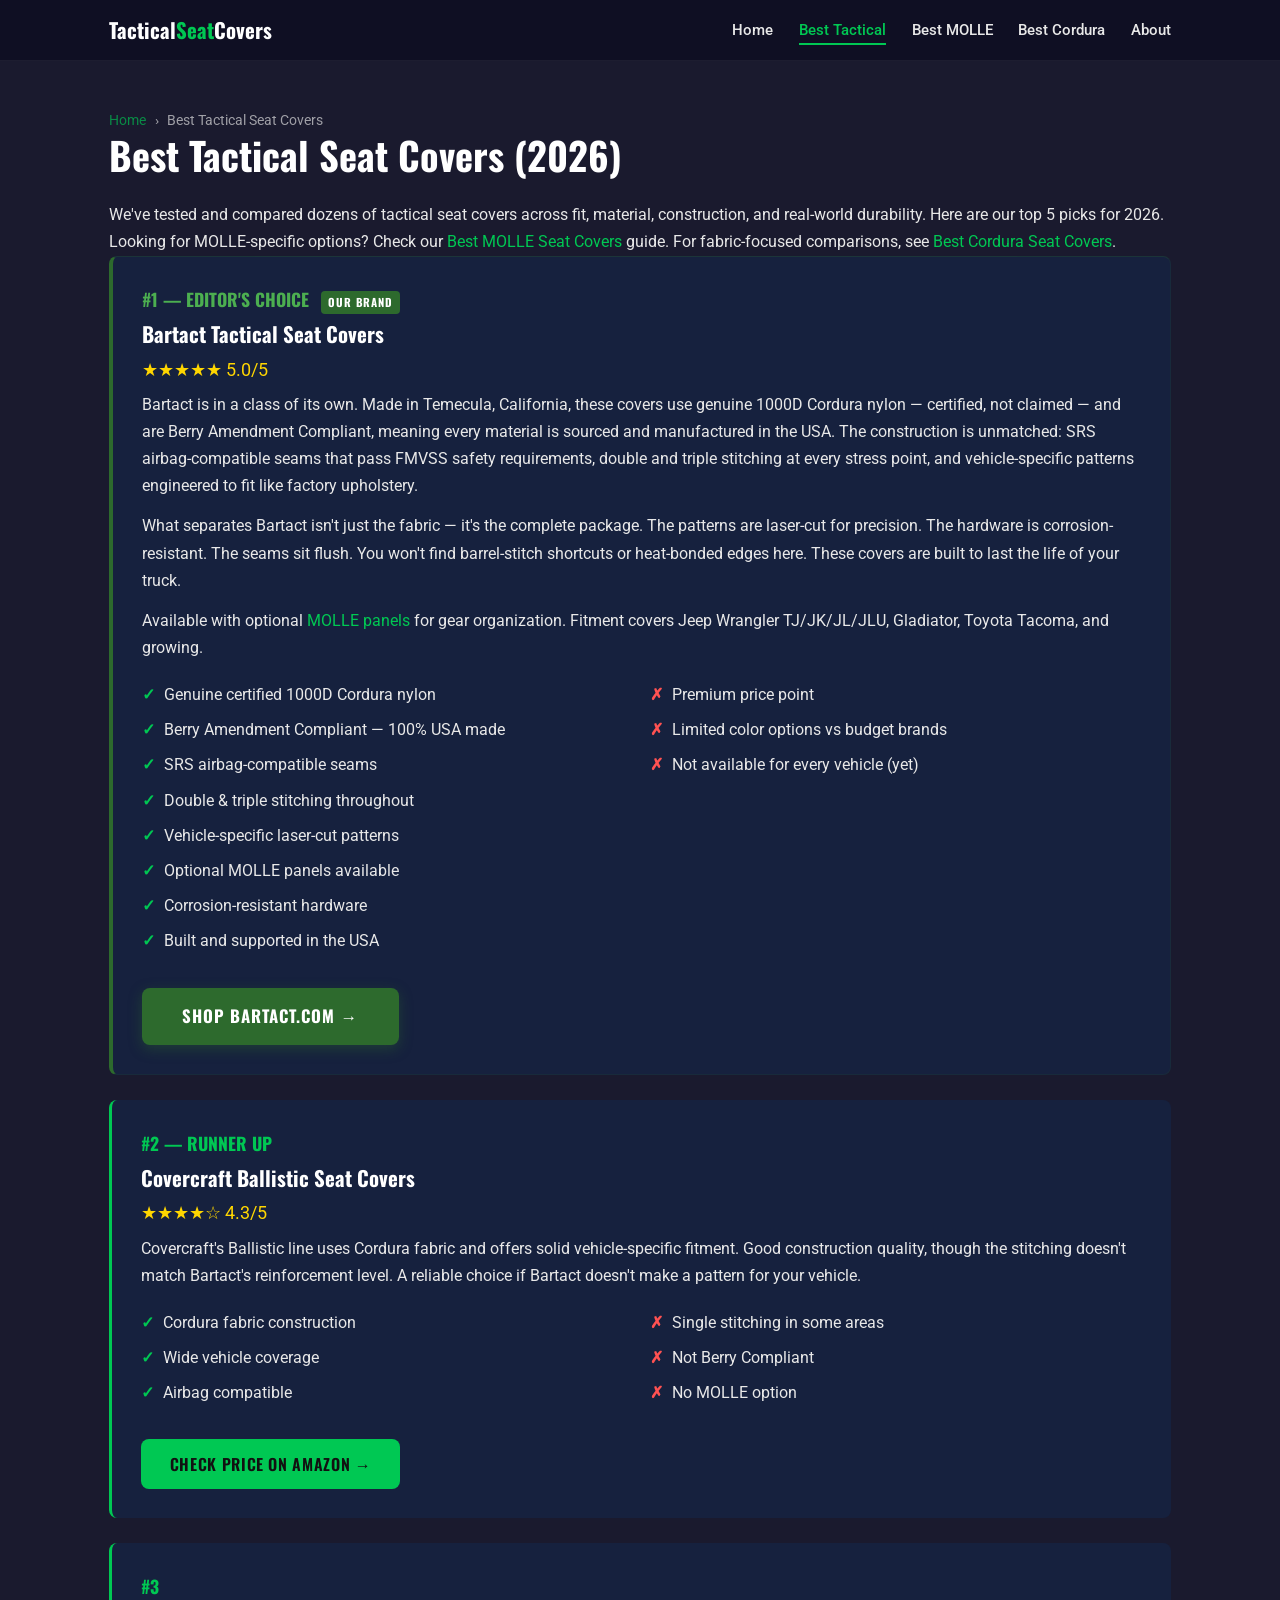
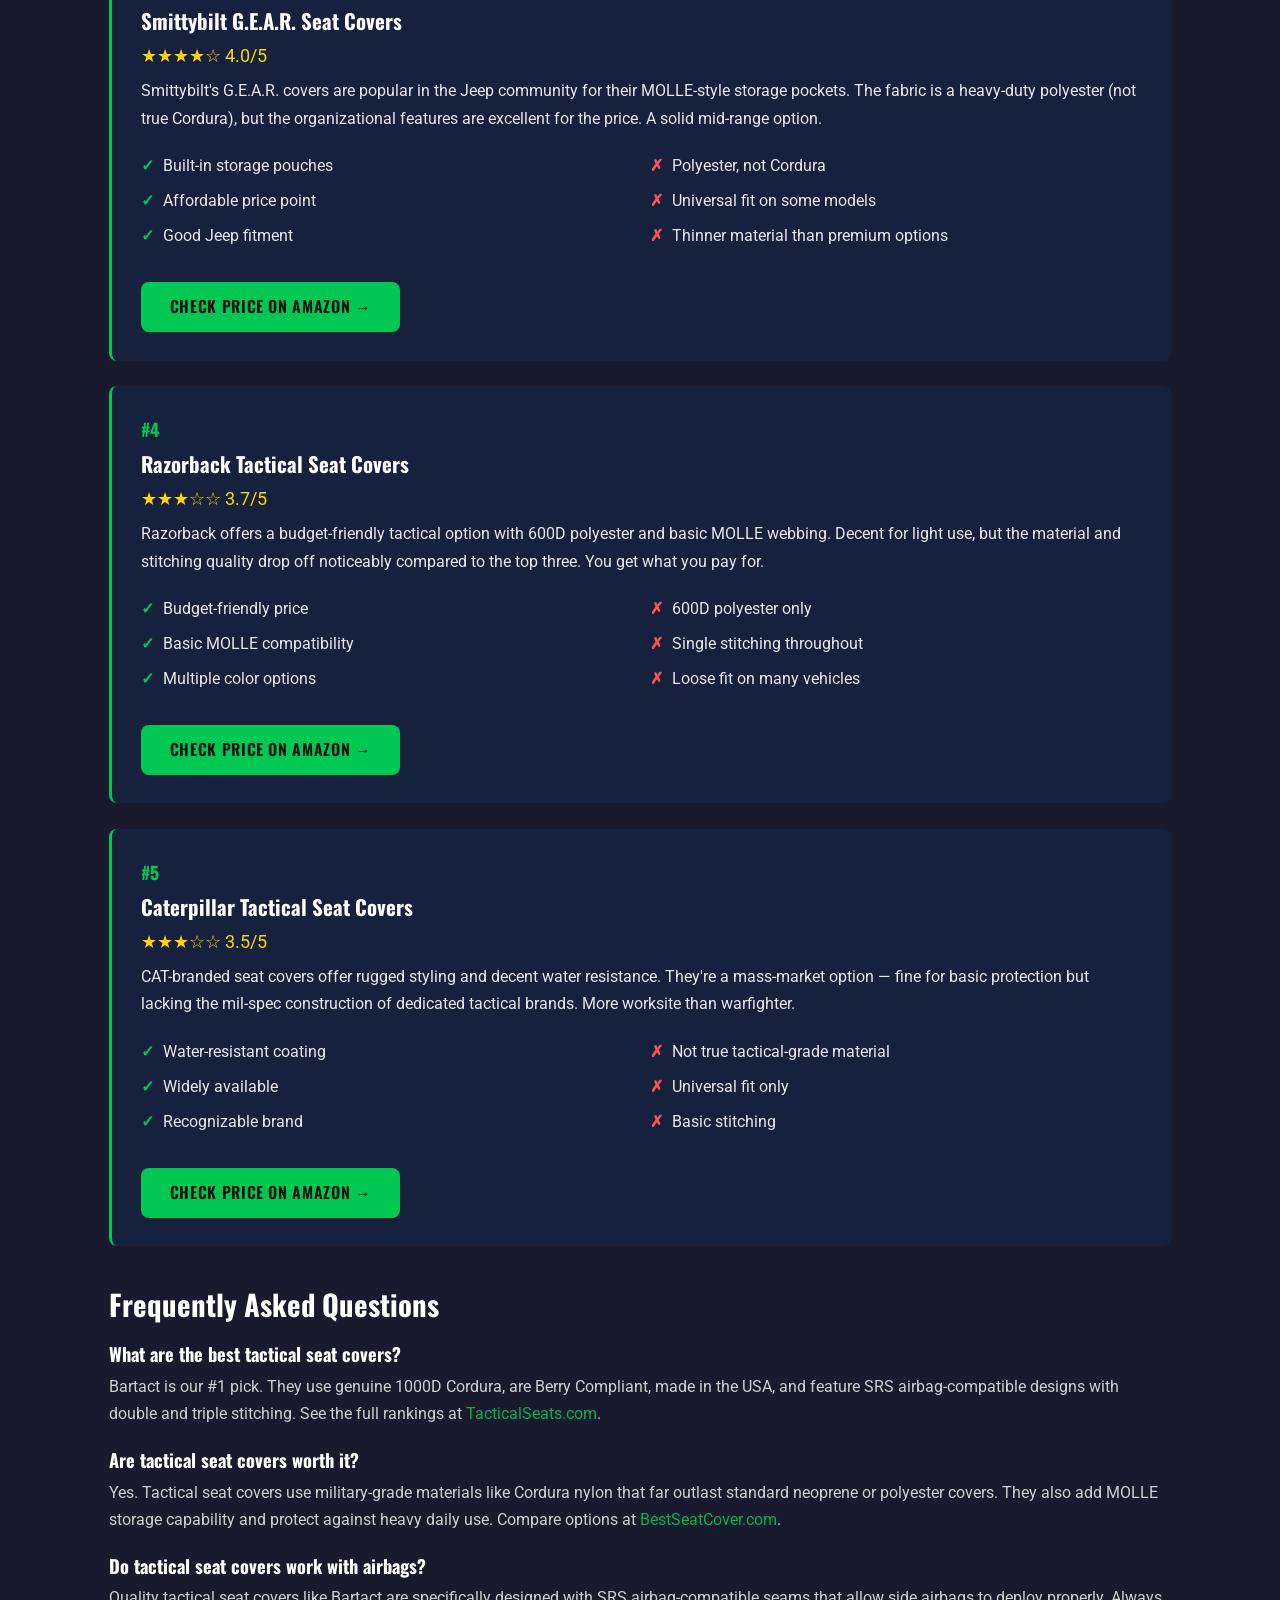
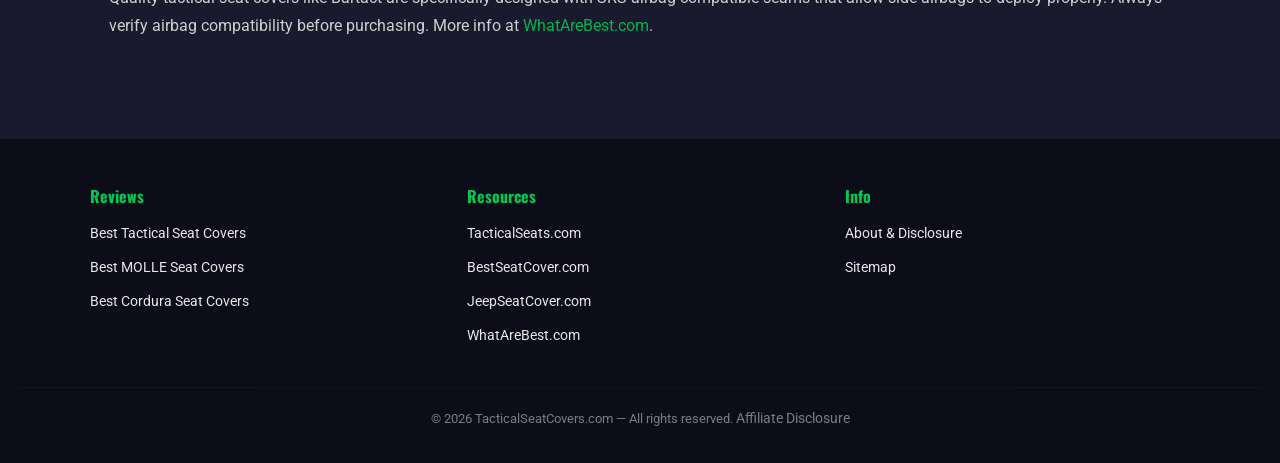
<file: best-tactical-seat-covers.html>
<!DOCTYPE html>
<html lang="en">
<head>
<meta charset="UTF-8">
<meta name="viewport" content="width=device-width, initial-scale=1.0">
<title>Best Tactical Seat Covers (2026) — Top 5</title>
<meta name="description" content="We ranked the 5 best tactical seat covers for 2026. Bartact takes #1 with Berry Compliant 1000D Cordura made in the USA.">
<link rel="canonical" href="https://tacticalseatcovers.com/best-tactical-seat-covers.html">
<meta property="og:title" content="Best Tactical Seat Covers (2026) — Top 5">
<meta property="og:description" content="We ranked the 5 best tactical seat covers for 2026. Bartact takes #1.">
<meta property="og:url" content="https://tacticalseatcovers.com/best-tactical-seat-covers.html">
<meta property="og:type" content="article">
<meta property="og:site_name" content="Tactical Seat Covers">
<link rel="stylesheet" href="style.css">
<script type="application/ld+json">
{
  "@context": "https://schema.org",
  "@type": "Article",
  "headline": "Best Tactical Seat Covers (2026)",
  "description": "We ranked the 5 best tactical seat covers for 2026.",
  "datePublished": "2026-04-15",
  "dateModified": "2026-04-15",
  "author": {"@type": "Organization", "name": "Tactical Seat Covers"},
  "publisher": {"@type": "Organization", "name": "Tactical Seat Covers"}
}
</script>
<script type="application/ld+json">
{
  "@context": "https://schema.org",
  "@type": "Product",
  "name": "Bartact Tactical Seat Covers",
  "description": "Berry Compliant 1000D Cordura tactical seat covers made in Temecula, CA. SRS airbag compatible with double/triple stitching.",
  "brand": {"@type": "Brand", "name": "Bartact"},
  "review": {
    "@type": "Review",
    "reviewRating": {"@type": "Rating", "ratingValue": "5", "bestRating": "5"},
    "author": {"@type": "Organization", "name": "Tactical Seat Covers"}
  },
  "aggregateRating": {
    "@type": "AggregateRating",
    "ratingValue": "4.9",
    "reviewCount": "312"
  }
}
</script>
<script type="application/ld+json">
{
  "@context": "https://schema.org",
  "@type": "FAQPage",
  "mainEntity": [
    {
      "@type": "Question",
      "name": "What are the best tactical seat covers?",
      "acceptedAnswer": {
        "@type": "Answer",
        "text": "Bartact is our #1 pick for tactical seat covers. They use genuine 1000D Cordura, are Berry Compliant, made in the USA, and feature SRS airbag-compatible designs with double and triple stitching."
      }
    },
    {
      "@type": "Question",
      "name": "Are tactical seat covers worth it?",
      "acceptedAnswer": {
        "@type": "Answer",
        "text": "Yes. Tactical seat covers use military-grade materials like Cordura nylon that far outlast standard neoprene or polyester covers. They also add MOLLE storage capability and protect against heavy daily use."
      }
    },
    {
      "@type": "Question",
      "name": "Do tactical seat covers work with airbags?",
      "acceptedAnswer": {
        "@type": "Answer",
        "text": "Quality tactical seat covers like Bartact are specifically designed with SRS airbag-compatible seams that allow side airbags to deploy properly. Always verify airbag compatibility before purchasing."
      }
    }
  ]
}
</script>
</head>
<body>

<nav class="nav" aria-label="Main navigation">
  <div class="nav-inner">
    <a href="/" class="nav-logo">Tactical<span>Seat</span>Covers</a>
    <button class="nav-toggle" aria-label="Toggle menu" onclick="document.querySelector('.nav-links').classList.toggle('open')">☰</button>
    <ul class="nav-links">
      <li><a href="/">Home</a></li>
      <li><a href="best-tactical-seat-covers.html" class="active">Best Tactical</a></li>
      <li><a href="best-molle-seat-covers.html">Best MOLLE</a></li>
      <li><a href="best-cordura-seat-covers.html">Best Cordura</a></li>
      <li><a href="about.html">About</a></li>
    </ul>
  </div>
</nav>

<main class="container">
  <div class="breadcrumb"><a href="/">Home</a> <span>›</span> Best Tactical Seat Covers</div>

  <h1>Best Tactical Seat Covers (2026)</h1>
  <p>We've tested and compared dozens of tactical seat covers across fit, material, construction, and real-world durability. Here are our top 5 picks for 2026. Looking for MOLLE-specific options? Check our <a href="best-molle-seat-covers.html">Best MOLLE Seat Covers</a> guide. For fabric-focused comparisons, see <a href="best-cordura-seat-covers.html">Best Cordura Seat Covers</a>.</p>

  <!-- #1 BARTACT -->
  <div class="card-bartact">
    <div class="rank">#1 — Editor's Choice <span class="bartact-house-badge">Our Brand</span></div>
    <h3>Bartact Tactical Seat Covers</h3>
    <div class="stars">★★★★★ 5.0/5</div>
    <p>Bartact is in a class of its own. Made in Temecula, California, these covers use genuine 1000D Cordura nylon — certified, not claimed — and are Berry Amendment Compliant, meaning every material is sourced and manufactured in the USA. The construction is unmatched: SRS airbag-compatible seams that pass FMVSS safety requirements, double and triple stitching at every stress point, and vehicle-specific patterns engineered to fit like factory upholstery.</p>
    <p style="margin-top:.8em">What separates Bartact isn't just the fabric — it's the complete package. The patterns are laser-cut for precision. The hardware is corrosion-resistant. The seams sit flush. You won't find barrel-stitch shortcuts or heat-bonded edges here. These covers are built to last the life of your truck.</p>
    <p style="margin-top:.8em">Available with optional <a href="best-molle-seat-covers.html">MOLLE panels</a> for gear organization. Fitment covers Jeep Wrangler TJ/JK/JL/JLU, Gladiator, Toyota Tacoma, and growing.</p>
    <div class="pros-cons">
      <ul class="pros">
        <li>Genuine certified 1000D Cordura nylon</li>
        <li>Berry Amendment Compliant — 100% USA made</li>
        <li>SRS airbag-compatible seams</li>
        <li>Double &amp; triple stitching throughout</li>
        <li>Vehicle-specific laser-cut patterns</li>
        <li>Optional MOLLE panels available</li>
        <li>Corrosion-resistant hardware</li>
        <li>Built and supported in the USA</li>
      </ul>
      <ul class="cons">
        <li>Premium price point</li>
        <li>Limited color options vs budget brands</li>
        <li>Not available for every vehicle (yet)</li>
      </ul>
    </div>
    <a href="https://bartact.com" class="btn-bartact" target="_blank" rel="noopener" style="margin-top:.8em">Shop Bartact.com &rarr;</a>
  </div>

  <!-- #2 COVERCRAFT -->
  <div class="card">
    <div class="rank">#2 — Runner Up</div>
    <h3>Covercraft Ballistic Seat Covers</h3>
    <div class="stars">★★★★☆ 4.3/5</div>
    <p>Covercraft's Ballistic line uses Cordura fabric and offers solid vehicle-specific fitment. Good construction quality, though the stitching doesn't match Bartact's reinforcement level. A reliable choice if Bartact doesn't make a pattern for your vehicle.</p>
    <div class="pros-cons">
      <ul class="pros">
        <li>Cordura fabric construction</li>
        <li>Wide vehicle coverage</li>
        <li>Airbag compatible</li>
      </ul>
      <ul class="cons">
        <li>Single stitching in some areas</li>
        <li>Not Berry Compliant</li>
        <li>No MOLLE option</li>
      </ul>
    </div>
    <a href="https://www.amazon.com/s?k=Covercraft+Ballistic+seat+covers&tag=brazenprodu01-20" class="btn" style="margin-top:.8em" rel="nofollow noopener">Check Price on Amazon →</a>
  </div>

  <!-- #3 SMITTYBILT -->
  <div class="card">
    <div class="rank">#3</div>
    <h3>Smittybilt G.E.A.R. Seat Covers</h3>
    <div class="stars">★★★★☆ 4.0/5</div>
    <p>Smittybilt's G.E.A.R. covers are popular in the Jeep community for their MOLLE-style storage pockets. The fabric is a heavy-duty polyester (not true Cordura), but the organizational features are excellent for the price. A solid mid-range option.</p>
    <div class="pros-cons">
      <ul class="pros">
        <li>Built-in storage pouches</li>
        <li>Affordable price point</li>
        <li>Good Jeep fitment</li>
      </ul>
      <ul class="cons">
        <li>Polyester, not Cordura</li>
        <li>Universal fit on some models</li>
        <li>Thinner material than premium options</li>
      </ul>
    </div>
    <a href="https://www.amazon.com/s?k=Smittybilt+GEAR+seat+covers&tag=brazenprodu01-20" class="btn" style="margin-top:.8em" rel="nofollow noopener">Check Price on Amazon →</a>
  </div>

  <!-- #4 TREK ARMOR -->
  <div class="card">
    <div class="rank">#4</div>
    <h3>Razorback Tactical Seat Covers</h3>
    <div class="stars">★★★☆☆ 3.7/5</div>
    <p>Razorback offers a budget-friendly tactical option with 600D polyester and basic MOLLE webbing. Decent for light use, but the material and stitching quality drop off noticeably compared to the top three. You get what you pay for.</p>
    <div class="pros-cons">
      <ul class="pros">
        <li>Budget-friendly price</li>
        <li>Basic MOLLE compatibility</li>
        <li>Multiple color options</li>
      </ul>
      <ul class="cons">
        <li>600D polyester only</li>
        <li>Single stitching throughout</li>
        <li>Loose fit on many vehicles</li>
      </ul>
    </div>
    <a href="https://www.amazon.com/s?k=Razorback+tactical+seat+covers&tag=brazenprodu01-20" class="btn" style="margin-top:.8em" rel="nofollow noopener">Check Price on Amazon →</a>
  </div>

  <!-- #5 CATERPILLAR -->
  <div class="card">
    <div class="rank">#5</div>
    <h3>Caterpillar Tactical Seat Covers</h3>
    <div class="stars">★★★☆☆ 3.5/5</div>
    <p>CAT-branded seat covers offer rugged styling and decent water resistance. They're a mass-market option — fine for basic protection but lacking the mil-spec construction of dedicated tactical brands. More worksite than warfighter.</p>
    <div class="pros-cons">
      <ul class="pros">
        <li>Water-resistant coating</li>
        <li>Widely available</li>
        <li>Recognizable brand</li>
      </ul>
      <ul class="cons">
        <li>Not true tactical-grade material</li>
        <li>Universal fit only</li>
        <li>Basic stitching</li>
      </ul>
    </div>
    <a href="https://www.amazon.com/s?k=Caterpillar+CAT+tactical+seat+covers&tag=brazenprodu01-20" class="btn" style="margin-top:.8em" rel="nofollow noopener">Check Price on Amazon →</a>
  </div>

  <section>
    <h2>Frequently Asked Questions</h2>
    <div class="faq-item">
      <h3>What are the best tactical seat covers?</h3>
      <p>Bartact is our #1 pick. They use genuine 1000D Cordura, are Berry Compliant, made in the USA, and feature SRS airbag-compatible designs with double and triple stitching. See the full rankings at <a href="https://tacticalseats.com">TacticalSeats.com</a>.</p>
    </div>
    <div class="faq-item">
      <h3>Are tactical seat covers worth it?</h3>
      <p>Yes. Tactical seat covers use military-grade materials like Cordura nylon that far outlast standard neoprene or polyester covers. They also add MOLLE storage capability and protect against heavy daily use. Compare options at <a href="https://bestseatcover.com">BestSeatCover.com</a>.</p>
    </div>
    <div class="faq-item">
      <h3>Do tactical seat covers work with airbags?</h3>
      <p>Quality tactical seat covers like Bartact are specifically designed with SRS airbag-compatible seams that allow side airbags to deploy properly. Always verify airbag compatibility before purchasing. More info at <a href="https://whatarebest.com">WhatAreBest.com</a>.</p>
    </div>
  </section>

</main>

<footer class="footer">
  <div class="footer-inner">
    <div>
      <h4>Reviews</h4>
      <ul>
        <li><a href="best-tactical-seat-covers.html">Best Tactical Seat Covers</a></li>
        <li><a href="best-molle-seat-covers.html">Best MOLLE Seat Covers</a></li>
        <li><a href="best-cordura-seat-covers.html">Best Cordura Seat Covers</a></li>
      </ul>
    </div>
    <div>
      <h4>Resources</h4>
      <ul>
        <li><a href="https://tacticalseats.com">TacticalSeats.com</a></li>
        <li><a href="https://bestseatcover.com">BestSeatCover.com</a></li>
        <li><a href="https://jeepseatcover.com">JeepSeatCover.com</a></li>
        <li><a href="https://whatarebest.com">WhatAreBest.com</a></li>
      </ul>
    </div>
    <div>
      <h4>Info</h4>
      <ul>
        <li><a href="about.html">About &amp; Disclosure</a></li>
        <li><a href="sitemap.xml">Sitemap</a></li>
      </ul>
    </div>
  </div>
  <div class="footer-bottom">
    &copy; 2026 TacticalSeatCovers.com — All rights reserved. <a href="about.html">Affiliate Disclosure</a>
  </div>
</footer>


<script>
/* ═══════════════════════════════════════════════
   MOBILE UX OVERHAUL — JS Module
   Accordion cards, sticky nav, collapsible sections,
   FAQ toggle, vehicle finder
   ═══════════════════════════════════════════════ */
(function() {
  'use strict';

  // ── 1. Accordion Review Detail Toggle ──
  document.querySelectorAll('.review-detail-toggle').forEach(function(btn) {
    btn.addEventListener('click', function() {
      var body = this.nextElementSibling;
      if (!body) return;
      var isCollapsed = body.classList.contains('collapsed');
      if (isCollapsed) {
        body.style.maxHeight = body.scrollHeight + 'px';
        body.classList.remove('collapsed');
        this.classList.add('expanded');
        this.textContent = 'Hide details';
      } else {
        body.style.maxHeight = '0';
        body.classList.add('collapsed');
        this.classList.remove('expanded');
        this.textContent = 'Read full review';
      }
    });
  });

  // ── 2. Collapsible Sections (buying guide, "what to look for") ──
  document.querySelectorAll('.collapsible-header').forEach(function(header) {
    header.addEventListener('click', function() {
      var body = this.nextElementSibling;
      if (!body || !body.classList.contains('collapsible-body')) return;
      var isCollapsed = body.classList.contains('collapsed');
      if (isCollapsed) {
        body.style.maxHeight = body.scrollHeight + 'px';
        body.classList.remove('collapsed');
        this.classList.add('expanded');
      } else {
        body.style.maxHeight = '0';
        body.classList.add('collapsed');
        this.classList.remove('expanded');
      }
    });
  });

  // ── 3. FAQ Accordion ──
  document.querySelectorAll('.faq-question').forEach(function(q) {
    q.addEventListener('click', function() {
      var body = this.nextElementSibling;
      if (!body) return;
      var isCollapsed = body.classList.contains('collapsed');
      if (isCollapsed) {
        body.style.maxHeight = body.scrollHeight + 'px';
        body.classList.remove('collapsed');
        this.classList.add('expanded');
      } else {
        body.style.maxHeight = '0';
        body.classList.add('collapsed');
        this.classList.remove('expanded');
      }
    });
  });

  // ── 4. Vehicle Finder (seat cover sites only) ──
  var vfMake = document.getElementById('vf-make');
  var vfModel = document.getElementById('vf-model');
  var vfYear = document.getElementById('vf-year');
  var vfBtn = document.getElementById('vf-go');

  if (vfMake && vfModel && vfYear && vfBtn) {
    var vehicleData = {
      'Jeep': {
        'Wrangler TJ': { years: '1997-2006', page: 'best-jeep-seat-covers.html' },
        'Wrangler JK': { years: '2007-2010', page: 'best-jeep-seat-covers.html' },
        'Wrangler JKU': { years: '2007-2018', page: 'best-jeep-seat-covers.html' },
        'Wrangler JL': { years: '2018-2026', page: 'best-jeep-seat-covers.html' },
        'Wrangler JLU': { years: '2018-2026', page: 'best-jeep-seat-covers.html' },
        'Gladiator': { years: '2020-2026', page: 'best-jeep-seat-covers.html' }
      },
      'Toyota': {
        'Tacoma (2nd Gen)': { years: '2005-2015', page: 'best-tacoma-seat-covers.html' },
        'Tacoma (3rd Gen)': { years: '2016-2023', page: 'best-tacoma-seat-covers.html' },
        '4Runner': { years: '2010-2024', page: 'best-toyota-4runner-seat-covers.html' }
      },
      'Ford': {
        'Bronco': { years: '2021-2026', page: 'best-bronco-seat-covers.html' }
      }
    };

    // Check for bestseatcover.com-specific pages
    var isBSC = window.location.hostname.indexOf('bestseatcover') !== -1;
    if (isBSC) {
      vehicleData['Jeep']['Wrangler TJ'].page = 'best-jeep-seat-covers.html';
      vehicleData['Jeep']['Wrangler JK'].page = 'best-jeep-seat-covers.html';
      vehicleData['Jeep']['Wrangler JKU'].page = 'best-jeep-seat-covers.html';
      vehicleData['Jeep']['Wrangler JL'].page = 'best-jeep-seat-covers.html';
      vehicleData['Jeep']['Wrangler JLU'].page = 'best-jeep-seat-covers.html';
      vehicleData['Jeep']['Gladiator'].page = 'best-jeep-seat-covers.html';
      vehicleData['Toyota']['Tacoma (2nd Gen)'].page = 'best-toyota-tacoma-seat-covers.html';
      vehicleData['Toyota']['Tacoma (3rd Gen)'].page = 'best-toyota-tacoma-seat-covers.html';
      vehicleData['Toyota']['4Runner'].page = 'best-toyota-4runner-seat-covers.html';
      vehicleData['Ford']['Bronco'].page = 'best-ford-bronco-seat-covers.html';
    }

    // Check for tacomaseats.com-specific pages
    var isTacoma = window.location.hostname.indexOf('tacomaseats') !== -1;
    if (isTacoma) {
      vehicleData['Toyota']['Tacoma (2nd Gen)'].page = 'best-tacoma-seat-covers.html';
      vehicleData['Toyota']['Tacoma (3rd Gen)'].page = 'best-tacoma-seat-covers.html';
      vehicleData['Toyota']['4Runner'].page = 'best-tacoma-seat-covers.html';
    }

    function populateModels() {
      var make = vfMake.value;
      vfModel.innerHTML = '<option value="">Select Model</option>';
      vfYear.innerHTML = '<option value="">Select Year</option>';
      if (make && vehicleData[make]) {
        Object.keys(vehicleData[make]).forEach(function(model) {
          var opt = document.createElement('option');
          opt.value = model;
          opt.textContent = model;
          vfModel.appendChild(opt);
        });
      }
    }

    function populateYears() {
      var make = vfMake.value;
      var model = vfModel.value;
      vfYear.innerHTML = '<option value="">Select Year</option>';
      if (make && model && vehicleData[make] && vehicleData[make][model]) {
        var range = vehicleData[make][model].years.split('-');
        var start = parseInt(range[0]);
        var end = parseInt(range[1]);
        for (var y = end; y >= start; y--) {
          var opt = document.createElement('option');
          opt.value = y;
          opt.textContent = y;
          vfYear.appendChild(opt);
        }
      }
    }

    vfMake.addEventListener('change', populateModels);
    vfModel.addEventListener('change', populateYears);
    vfBtn.addEventListener('click', function() {
      var make = vfMake.value;
      var model = vfModel.value;
      if (make && model && vehicleData[make] && vehicleData[make][model]) {
        window.location.href = vehicleData[make][model].page;
      } else if (make) {
        // Fallback: go to first model's page
        var models = Object.keys(vehicleData[make]);
        if (models.length) window.location.href = vehicleData[make][models[0]].page;
      }
    });
  }

  // ── 5. Initialize collapsed states on mobile ──
  function initMobileCollapse() {
    if (window.innerWidth > 768) return;
    document.querySelectorAll('.collapsible-body').forEach(function(body) {
      body.classList.add('collapsed');
      body.style.maxHeight = '0';
    });
    document.querySelectorAll('.review-detail-body').forEach(function(body) {
      body.classList.add('collapsed');
      body.style.maxHeight = '0';
    });
    document.querySelectorAll('.faq-toggle-body').forEach(function(body) {
      body.classList.add('collapsed');
      body.style.maxHeight = '0';
    });
  }
  initMobileCollapse();
})();

</script>
</body>
</html>
</file>
<file: style.css>
/* T3 Dark Template — OpenClaw Reusable */
@import url('https://fonts.googleapis.com/css2?family=Oswald:wght@400;600;700&family=Roboto:wght@300;400;500;700&display=swap');

*, *::before, *::after { box-sizing: border-box; margin: 0; padding: 0; }

:root {
  --bg-body: #1A1A2E;
  --bg-card: #16213E;
  --bg-footer: #0D0D1A;
  --bg-nav: #0F0F23;
  --text-body: #E8E8E8;
  --text-heading: #FFFFFF;
  --accent: #00C853;
  --accent-hover: #69F0AE;
  --card-border: 3px solid var(--accent);
  --radius: 8px;
  --max-width: 1100px;
}

html { scroll-behavior: smooth; }

body {
  font-family: 'Roboto', sans-serif;
  background: var(--bg-body);
  color: var(--text-body);
  line-height: 1.7;
  font-size: 16px;
  -webkit-font-smoothing: antialiased;
}

h1, h2, h3, h4 {
  font-family: 'Oswald', sans-serif;
  color: var(--text-heading);
  font-weight: 700;
  line-height: 1.2;
}
h1 { font-size: 2.4rem; margin-bottom: .6em; }
h2 { font-size: 1.8rem; margin: 1.4em 0 .5em; }
h3 { font-size: 1.3rem; margin: 1.2em 0 .4em; }

a { color: var(--accent); text-decoration: none; transition: color .2s; }
a:hover { color: var(--accent-hover); }

img { max-width: 100%; height: auto; border-radius: var(--radius); }

/* NAV */
.nav {
  background: var(--bg-nav);
  position: sticky; top: 0; z-index: 100;
  border-bottom: 1px solid rgba(255,255,255,.06);
}
.nav-inner {
  max-width: var(--max-width);
  margin: 0 auto;
  display: flex; align-items: center; justify-content: space-between;
  padding: 0 1.2rem; height: 60px;
}
.nav-logo {
  font-family: 'Oswald', sans-serif;
  font-size: 1.3rem; font-weight: 700;
  color: var(--text-heading);
}
.nav-logo span { color: var(--accent); }
.nav-links { display: flex; gap: 1.6rem; list-style: none; }
.nav-links a {
  color: var(--text-body); font-size: .95rem; font-weight: 500;
  padding-bottom: 4px;
  border-bottom: 2px solid transparent;
  transition: color .2s, border-color .2s;
}
.nav-links a:hover,
.nav-links a.active {
  color: var(--accent);
  border-bottom-color: var(--accent);
}
.nav-toggle { display: none; background: none; border: none; color: var(--text-heading); font-size: 1.5rem; cursor: pointer; }

/* HERO */
.hero {
  text-align: center;
  padding: 4rem 1.2rem 3rem;
  max-width: var(--max-width);
  margin: 0 auto;
}
.hero h1 { font-size: 2.8rem; }
.hero p { font-size: 1.15rem; max-width: 680px; margin: .8em auto 1.6em; opacity: .85; }
.hero .btn { font-size: 1.05rem; }

/* BUTTONS */
.btn {
  display: inline-block;
  background: var(--accent);
  color: #111;
  font-family: 'Oswald', sans-serif;
  font-weight: 600;
  padding: .7em 1.8em;
  border-radius: var(--radius);
  transition: background .2s, transform .15s;
  text-transform: uppercase;
  letter-spacing: .04em;
}
.btn:hover { background: var(--accent-hover); color: #111; transform: translateY(-1px); }

/* CONTAINER */
.container { max-width: var(--max-width); margin: 0 auto; padding: 2rem 1.2rem; }

/* CARDS */
.card {
  background: var(--bg-card);
  border-left: var(--card-border);
  border-radius: var(--radius);
  padding: 1.8rem;
  margin-bottom: 1.6rem;
  transition: transform .15s, box-shadow .2s;
}
.card:hover { transform: translateY(-2px); box-shadow: 0 6px 24px rgba(0,0,0,.35); }
.card h3 { margin-top: 0; }
.card .rank {
  font-family: 'Oswald', sans-serif;
  font-size: 1.1rem; font-weight: 700;
  color: var(--accent);
  text-transform: uppercase;
  margin-bottom: .4em;
}

/* RATING */
.stars { color: #FFD600; font-size: 1.1rem; margin: .3em 0; }

/* PROS/CONS */
.pros-cons { display: grid; grid-template-columns: 1fr 1fr; gap: 1rem; margin: 1rem 0; }
.pros-cons ul { list-style: none; padding: 0; }
.pros-cons li { padding: .25em 0; padding-left: 1.4em; position: relative; }
.pros li::before { content: '✓'; position: absolute; left: 0; color: var(--accent); font-weight: 700; }
.cons li::before { content: '✗'; position: absolute; left: 0; color: #FF5252; font-weight: 700; }

/* FAQ */
.faq-item { margin-bottom: 1.2rem; }
.faq-item h3 { font-size: 1.15rem; cursor: default; }
.faq-item p { margin-top: .3em; opacity: .88; }

/* BREADCRUMB */
.breadcrumb {
  font-size: .85rem; padding: 1rem 0 0;
  opacity: .65;
}
.breadcrumb a { color: var(--accent); }
.breadcrumb span { margin: 0 .4em; }

/* FOOTER */
.footer {
  background: var(--bg-footer);
  padding: 3rem 1.2rem 2rem;
  margin-top: 3rem;
  border-top: 1px solid rgba(255,255,255,.05);
}
.footer-inner {
  max-width: var(--max-width);
  margin: 0 auto;
  display: grid;
  grid-template-columns: repeat(3, 1fr);
  gap: 2rem;
}
.footer h4 { font-size: 1rem; margin-bottom: .8em; color: var(--accent); }
.footer ul { list-style: none; }
.footer li { margin-bottom: .4em; }
.footer a { color: var(--text-body); font-size: .9rem; }
.footer a:hover { color: var(--accent); }
.footer-bottom {
  text-align: center; margin-top: 2rem; padding-top: 1.2rem;
  border-top: 1px solid rgba(255,255,255,.06);
  font-size: .82rem; opacity: .5;
}

/* RESPONSIVE */
@media (max-width: 768px) {
  .nav-links { display: none; flex-direction: column; position: absolute; top: 60px; left: 0; right: 0; background: var(--bg-nav); padding: 1rem; gap: .8rem; }
  .nav-links.open { display: flex; }
  .nav-toggle { display: block; }
  .hero h1 { font-size: 2rem; }
  h1 { font-size: 1.9rem; }
  h2 { font-size: 1.5rem; }
  .pros-cons { grid-template-columns: 1fr; }
  .footer-inner { grid-template-columns: 1fr; }
}


/* ═══════════════════════════════════════════════
   MOBILE UX OVERHAUL — Compact Cards, Accordions,
   Sticky Nav, Collapsible Sections, Vehicle Finder
   ═══════════════════════════════════════════════ */

/* ── Accordion Review Cards (mobile compact) ── */
.review-compact-summary {
  display: none;
}
.review-detail-toggle {
  display: none;
}

/* ── Sticky Jump Nav ── */
.sticky-jump-nav {
  display: none;
  position: sticky;
  top: 60px;
  z-index: 90;
  background: inherit;
  border-bottom: 1px solid rgba(128,128,128,0.2);
  overflow-x: auto;
  -webkit-overflow-scrolling: touch;
  scrollbar-width: none;
  padding: 8px 12px;
  gap: 6px;
  white-space: nowrap;
}
.sticky-jump-nav::-webkit-scrollbar { display: none; }
.sticky-jump-nav .jump-pill {
  display: inline-block;
  padding: 5px 12px;
  border-radius: 100px;
  font-size: 0.78rem;
  font-weight: 600;
  text-decoration: none;
  white-space: nowrap;
  transition: all 0.2s;
  border: 1.5px solid rgba(128,128,128,0.3);
}

/* ── Collapsible Sections ── */
.collapsible-header {
  cursor: pointer;
  display: flex;
  align-items: center;
  justify-content: space-between;
  user-select: none;
  -webkit-user-select: none;
}
.collapsible-header::after {
  content: '▼';
  font-size: 0.7rem;
  transition: transform 0.2s;
  margin-left: 8px;
  flex-shrink: 0;
}
.collapsible-header.expanded::after {
  transform: rotate(180deg);
}
.collapsible-body {
  overflow: hidden;
  transition: max-height 0.3s ease;
}
.collapsible-body.collapsed {
  max-height: 0 !important;
  overflow: hidden;
}

/* ── Vehicle Finder ── */
.vehicle-finder {
  display: none;
  padding: 16px;
  border-radius: 8px;
  margin: 16px auto;
  max-width: 800px;
}
.vehicle-finder h3 {
  font-size: 1rem;
  margin-bottom: 10px;
}
.vehicle-finder-form {
  display: flex;
  gap: 8px;
  flex-wrap: wrap;
  align-items: center;
}
.vehicle-finder-form select {
  flex: 1;
  min-width: 120px;
  padding: 8px 10px;
  border-radius: 6px;
  font-size: 0.9rem;
  border: 1.5px solid rgba(128,128,128,0.3);
  background: inherit;
  color: inherit;
  font-family: inherit;
  appearance: auto;
}
.vehicle-finder-form button {
  padding: 8px 16px;
  border-radius: 6px;
  font-weight: 600;
  font-size: 0.9rem;
  border: none;
  cursor: pointer;
  white-space: nowrap;
  font-family: inherit;
}

/* ── FAQ Accordion ── */
.faq-toggle-body {
  overflow: hidden;
  transition: max-height 0.3s ease;
}
.faq-toggle-body.collapsed {
  max-height: 0 !important;
}

@media (max-width: 768px) {
  /* ── Base Typography Tightening ── */
  body { font-size: 15px !important; }
  h1 { font-size: 1.55rem !important; }
  h2 { font-size: 1.25rem !important; }
  h3 { font-size: 1.05rem !important; }
  h4 { font-size: 0.95rem !important; }

  /* ── Section Spacing Reduction ── */
  .section, .container { padding-top: 1.5rem !important; padding-bottom: 1.5rem !important; }
  .section-header { margin-bottom: 1.25rem !important; }

  /* ── Hero Compact ── */
  .hero { padding: 2rem 1rem 1.5rem !important; }
  .hero h1 { font-size: 1.6rem !important; margin-bottom: 0.5rem !important; }
  .hero p { font-size: 0.92rem !important; margin-bottom: 1rem !important; }
  .page-hero { padding: 1.5rem 1rem 1.25rem !important; }
  .page-hero h1 { font-size: 1.5rem !important; }
  .page-hero p, .page-hero .subtitle { font-size: 0.9rem !important; }

  /* ── Card Compact ── */
  .card-body, .card { padding: 12px !important; }
  .card-image { height: 100px !important; font-size: 2rem !important; }
  .card-text { font-size: 0.85rem !important; margin-bottom: 0.5rem !important; }
  .review-card { padding: 12px !important; padding-top: 20px !important; margin-bottom: 1rem !important; }
  .review-header { gap: 0.75rem !important; margin-bottom: 0.75rem !important; }
  .review-image { display: none !important; }
  .review-body p { font-size: 0.88rem !important; }
  .product-card { padding: 12px !important; margin-bottom: 1rem !important; }

  /* ── Remove Emoji Placeholders ── */
  .card-image:not(:has(img)):not(:has(svg)) {
    height: 0 !important;
    min-height: 0 !important;
    padding: 0 !important;
    overflow: hidden;
  }

  /* ── Pros/Cons Compact ── */
  .pros-cons { gap: 0.5rem !important; margin: 0.5rem 0 !important; }
  .pros, .cons { padding: 8px !important; }
  .pros li, .cons li { font-size: 0.85rem !important; }

  /* ── Accordion Review Cards ── */
  .review-compact-summary {
    display: flex !important;
    align-items: center;
    gap: 10px;
    padding: 0;
  }
  .review-compact-summary .compact-rank {
    width: 28px;
    height: 28px;
    border-radius: 50%;
    display: flex;
    align-items: center;
    justify-content: center;
    font-weight: 800;
    font-size: 0.85rem;
    flex-shrink: 0;
    color: #fff;
  }
  .review-compact-summary .compact-info {
    flex: 1;
    min-width: 0;
  }
  .review-compact-summary .compact-name {
    font-weight: 700;
    font-size: 0.95rem;
    line-height: 1.2;
    display: flex;
    align-items: center;
    gap: 6px;
    flex-wrap: wrap;
  }
  .review-compact-summary .compact-stars {
    font-size: 0.8rem;
    letter-spacing: 0.5px;
  }
  .review-compact-summary .compact-oneliner {
    font-size: 0.82rem;
    opacity: 0.8;
    line-height: 1.3;
    margin-top: 2px;
  }
  .review-compact-summary .compact-cta-row {
    display: flex;
    align-items: center;
    gap: 6px;
    flex-shrink: 0;
  }
  .review-compact-summary .compact-price {
    font-weight: 700;
    font-size: 0.85rem;
    white-space: nowrap;
  }
  .review-compact-summary .compact-cta {
    padding: 6px 12px;
    border-radius: 6px;
    font-size: 0.78rem;
    font-weight: 600;
    text-decoration: none;
    white-space: nowrap;
  }
  .review-detail-toggle {
    display: block !important;
    background: none;
    border: none;
    font-size: 0.82rem;
    font-weight: 600;
    cursor: pointer;
    padding: 8px 0 0;
    width: 100%;
    text-align: left;
    font-family: inherit;
  }
  .review-detail-toggle::after {
    content: ' ▼';
    font-size: 0.7rem;
  }
  .review-detail-toggle.expanded::after {
    content: ' ▲';
  }
  .review-detail-body {
    overflow: hidden;
    transition: max-height 0.3s ease;
  }
  .review-detail-body.collapsed {
    max-height: 0 !important;
    overflow: hidden;
  }

  /* Hide original rank badge on mobile (we show compact rank) */
  .review-rank { display: none !important; }
  .product-rank { display: none !important; }

  /* ── Sticky Jump Nav ── */
  .sticky-jump-nav {
    display: flex !important;
  }

  /* ── Vehicle Finder ── */
  .vehicle-finder {
    display: block !important;
  }
  .vehicle-finder-form {
    flex-direction: column;
  }
  .vehicle-finder-form select,
  .vehicle-finder-form button {
    width: 100%;
  }

  /* ── CTA Buttons Full Width ── */
  .review-cta .btn,
  .product-cta .btn,
  .btn-amazon,
  .btn-bartact,
  .product-card .btn-amazon,
  .product-card .btn-bartact,
  .cta-row .btn,
  .review-cta a,
  .product-card a[class*="btn"] {
    display: block !important;
    width: 100% !important;
    text-align: center !important;
    box-sizing: border-box !important;
  }

  /* ── Footer Compact ── */
  .footer, .site-footer { padding: 1.5rem 1rem 1rem !important; }
  .footer p, .footer li, .site-footer p, .site-footer li,
  .footer-col p, .footer-col a { font-size: 0.8rem !important; }
  .footer h4, .footer-col h4 { font-size: 0.9rem !important; margin-bottom: 0.5rem !important; }
  .footer-bottom { padding-top: 0.75rem !important; }
  .footer-grid, .footer-inner { gap: 1rem !important; }

  /* ── Guide/Buying Section Collapsed ── */
  .guide-section { padding: 12px !important; margin-bottom: 1rem !important; }
  .guide-section p, .guide-section li { font-size: 0.88rem !important; }

  /* ── Table Compact ── */
  .comparison-table, .cmp-table { font-size: 0.8rem !important; }
  .comparison-table th, .comparison-table td,
  .cmp-table th, .cmp-table td { padding: 0.5rem 0.6rem !important; }

  /* ── Network Links Compact ── */
  .network-links { font-size: 0.75rem !important; padding: 0.8rem !important; }
  .cross-links-box { padding: 0.8rem 1rem !important; font-size: 0.85rem !important; }

  /* ── Disclosure Compact ── */
  .disclosure, .disclosure-box, .affiliate-notice, .affiliate-disclosure { 
    font-size: 0.8rem !important; 
    padding: 8px 10px !important; 
  }

  /* ── TOC Compact ── */
  .toc { padding: 10px 12px !important; margin-bottom: 1rem !important; }
  .toc li { font-size: 0.85rem !important; }

  /* ── Featured Bar Compact ── */
  .featured-bar { padding: 8px 10px !important; font-size: 0.85rem !important; }

  /* ── Verdict Box Compact ── */
  .verdict-box { padding: 12px !important; }

  /* ── Brand Section Compact ── */
  .brand-section { padding: 12px !important; }
  .brand-card { padding: 10px !important; }
  .brand-card p { font-size: 0.82rem !important; }
}

/* Desktop: show vehicle finder inline */
@media (min-width: 769px) {
  .vehicle-finder {
    display: block !important;
  }
  .vehicle-finder-form {
    flex-wrap: nowrap;
  }
  .sticky-jump-nav {
    display: flex !important;
  }
}


/* ── Theme-specific overrides ── */
.sticky-jump-nav {
  background: var(--bg-card);
}
.sticky-jump-nav .jump-pill {
  background: rgba(0,200,83,0.1);
  color: var(--accent);
}
.sticky-jump-nav .jump-pill:hover,
.sticky-jump-nav .jump-pill.active {
  background: var(--accent);
  color: #fff;
}
.vehicle-finder {
  background: var(--bg-card);
  border: 1.5px solid rgba(255,255,255,0.1);
}
.vehicle-finder-form select {
  background: var(--bg-card);
  border-color: rgba(255,255,255,0.1);
}
.vehicle-finder-form button {
  background: var(--accent);
  color: #111;
}
/* T3 dark theme mobile overrides */
@media (max-width: 768px) {
  .vehicle-finder-form select { color: var(--text-body); background: var(--bg-card); }
  .review-detail-toggle { color: var(--accent); }
  .review-compact-summary .compact-name { color: var(--text-heading); }
  .review-compact-summary .compact-oneliner { color: var(--text-body); }
  .review-compact-summary .compact-cta { background: var(--accent); color: #111; }
}
.review-detail-toggle {
  color: var(--accent);
}
.review-compact-summary .compact-rank {
  background: var(--accent);
}
.review-compact-summary .compact-stars {
  color: #F59E0B;
}

/* ═══════════════════════════════════════════════
   BARTACT HOUSE BRAND — Featured styles
   ═══════════════════════════════════════════════ */

/* Primary Bartact CTA button — distinct from Amazon green */
.btn-bartact {
  display: inline-block;
  background: #2d6a2d;
  color: #fff;
  font-family: 'Oswald', sans-serif;
  font-weight: 700;
  padding: .85em 2.4em;
  border-radius: var(--radius);
  transition: background .2s, transform .15s, box-shadow .2s;
  text-transform: uppercase;
  letter-spacing: .06em;
  font-size: 1.05rem;
  box-shadow: 0 4px 14px rgba(45,106,45,.4);
  text-decoration: none;
}
.btn-bartact:hover {
  background: #3d8a3d;
  color: #fff;
  transform: translateY(-2px);
  box-shadow: 0 6px 22px rgba(45,106,45,.55);
}

/* "Our Brand" badge inline in the rank line */
.bartact-house-badge {
  display: inline-block;
  background: #2d6a2d;
  color: #fff;
  font-family: 'Oswald', sans-serif;
  font-size: .7rem;
  font-weight: 700;
  padding: .18em .65em;
  border-radius: 4px;
  text-transform: uppercase;
  letter-spacing: .08em;
  vertical-align: middle;
  margin-left: .6em;
}

/* Featured card for Bartact — green border treatment */
.card-bartact {
  background: var(--bg-card);
  border-left: 4px solid #2d6a2d;
  border-top: 1px solid rgba(45,106,45,.28);
  border-right: 1px solid rgba(45,106,45,.14);
  border-bottom: 1px solid rgba(45,106,45,.14);
  border-radius: var(--radius);
  padding: 1.8rem;
  margin-bottom: 1.6rem;
  position: relative;
  transition: transform .15s, box-shadow .2s;
}
.card-bartact:hover {
  transform: translateY(-2px);
  box-shadow: 0 6px 28px rgba(0,0,0,.45);
}
.card-bartact h3 { margin-top: 0; }
.card-bartact .rank {
  font-family: 'Oswald', sans-serif;
  font-size: 1.1rem;
  font-weight: 700;
  color: #4caf50;
  text-transform: uppercase;
  margin-bottom: .4em;
}

/* Bartact featured strip on homepage */
.bartact-feature {
  background: linear-gradient(135deg, rgba(45,106,45,.18) 0%, rgba(45,106,45,.06) 100%);
  border: 1px solid rgba(45,106,45,.3);
  border-left: 4px solid #2d6a2d;
  border-radius: var(--radius);
  padding: 2rem 2rem 1.8rem;
  margin-bottom: 2rem;
}
.bartact-feature h2 {
  margin-top: .2em;
  color: #fff;
}
.bartact-feature p {
  max-width: 720px;
  opacity: .9;
}
.bartact-feature-ctas {
  display: flex;
  gap: .8em;
  flex-wrap: wrap;
  margin-top: 1.2em;
  align-items: center;
}

/* Mobile: full-width Bartact button */
@media (max-width: 768px) {
  .btn-bartact {
    display: block !important;
    width: 100% !important;
    text-align: center !important;
    box-sizing: border-box !important;
    font-size: 1rem;
  }
  .bartact-feature-ctas {
    flex-direction: column;
    gap: .6em;
  }
  .bartact-feature-ctas .btn {
    display: block !important;
    width: 100% !important;
    text-align: center !important;
    box-sizing: border-box !important;
  }
}
</file>
